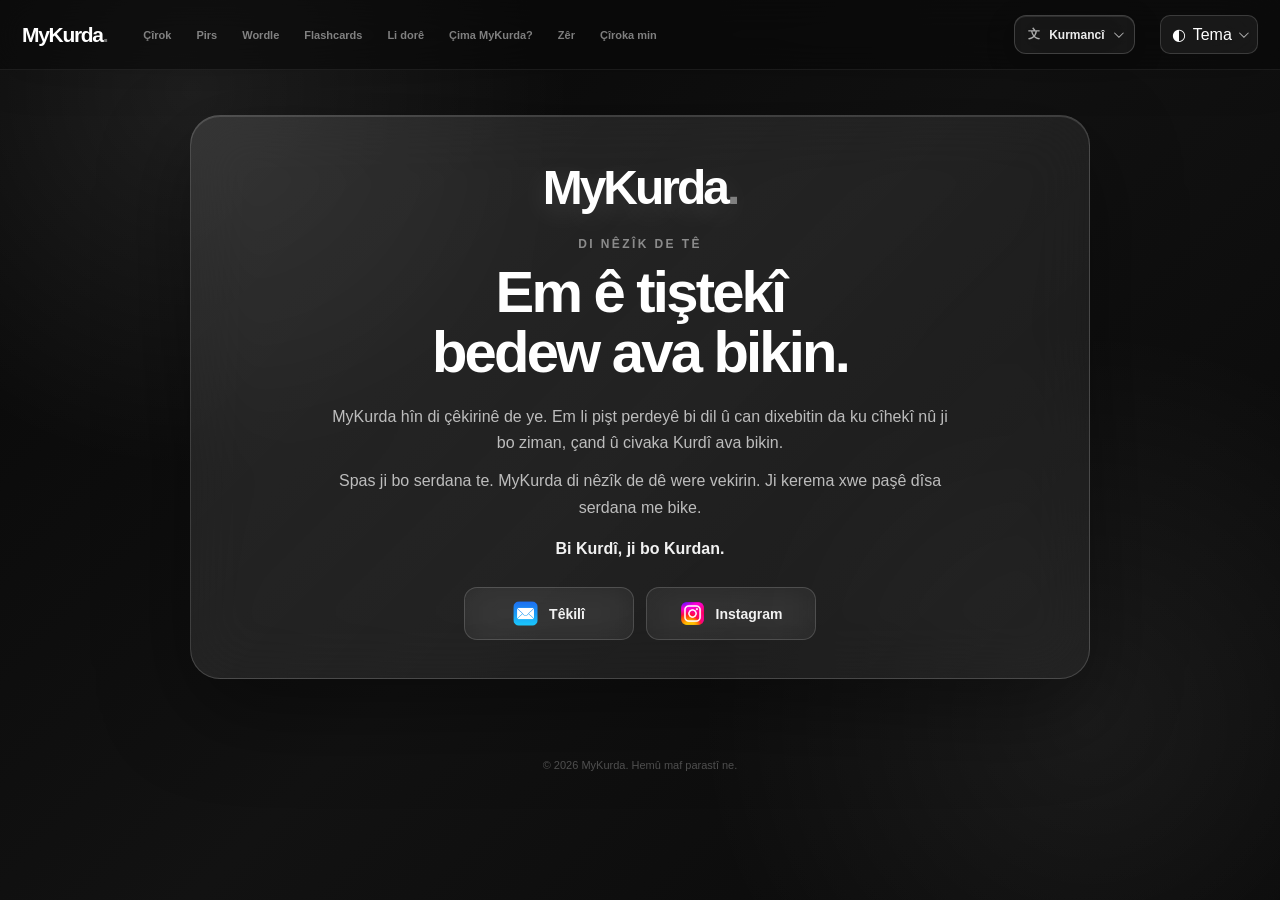
<file: index.html>
<!DOCTYPE html>
<html lang="ku" dir="ltr">
<head>
  <meta charset="UTF-8">
  <meta name="viewport" content="width=device-width, initial-scale=1.0">
  <meta name="description" content="MyKurda — Bi Kurdî, ji bo Kurdan.">
  <title>MyKurda</title>
  <link rel="icon" type="image/png" href="img/logo.png">
  <link rel="stylesheet" href="style.css">
</head>
<body data-page="home">
  <header class="site-header"></header>
  <main class="page">
    <section class="glass-card light-card hero-card">
      <div class="logo">MyKurda<span>.</span></div>
      <div class="eyebrow" data-i18n="eyebrow">Di nêzîk de tê</div>
      <h1 data-i18n-html="heroTitle">Em ê tiştekî<br>bedew ava bikin.</h1>
      <p class="description" data-i18n="description">MyKurda hîn di çêkirinê de ye. Em li pişt perdeyê bi dil û can dixebitin da ku cîhekî nû ji bo ziman, çand û civaka Kurdî ava bikin.</p>
      <p class="description second" data-i18n="description2">Spas ji bo serdana te. MyKurda di nêzîk de dê were vekirin. Ji kerema xwe paşê dîsa serdana me bike.</p>
      <div class="tagline" data-i18n="tagline">Bi Kurdî, ji bo Kurdan.</div>
      <div class="buttons">
        <a class="button" href="mailto:hello@mykurda.com"><img src="img/mail_logo.png" alt="" class="button-icon"><span data-i18n="contact">Têkilî</span></a>
        <a class="button" href="https://www.instagram.com/kehskoh/" target="_blank" rel="noopener noreferrer"><img src="img/instagram_logo.png" alt="" class="button-icon"><span>Instagram</span></a>
      </div>
    </section>
  </main>
  <footer data-i18n="footer">© 2026 MyKurda. Hemû maf parastî ne.</footer>
  <script src="script.js"></script>
</body>
</html>
</file>
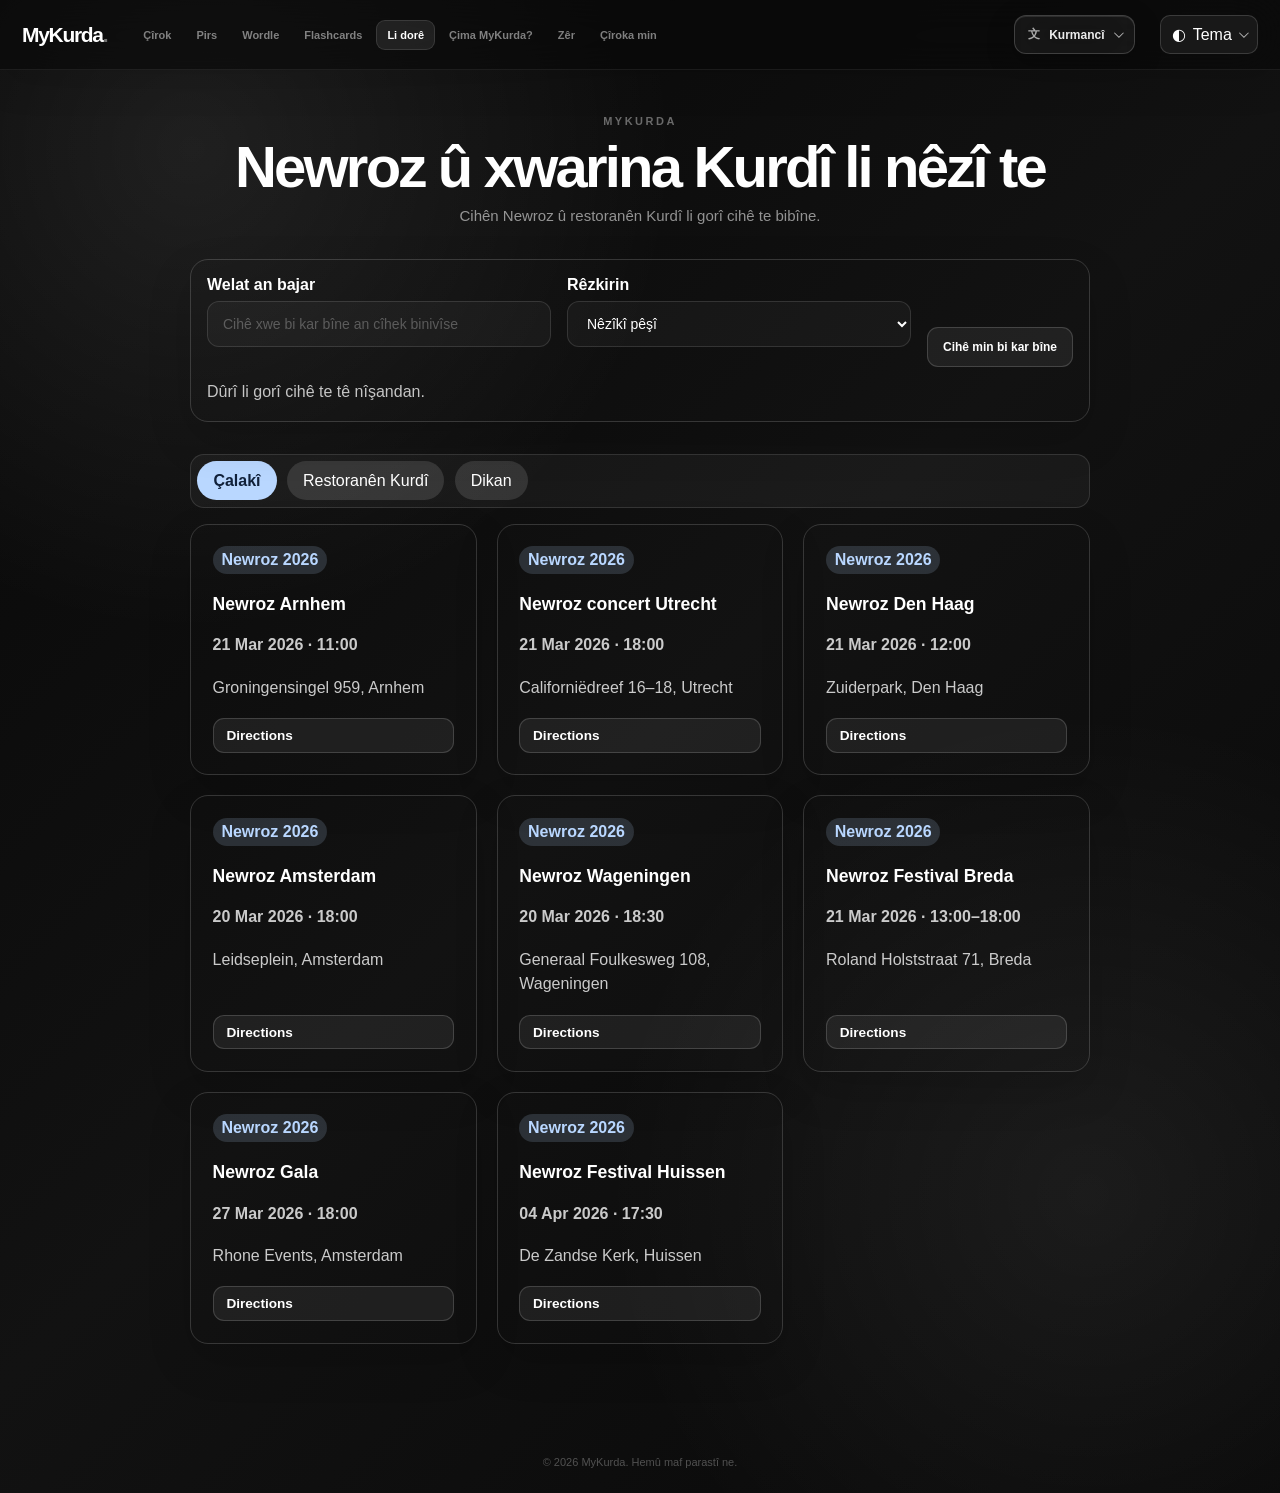
<file: explore.html>
<!doctype html><html lang="ku"><head><meta charset="utf-8"><meta name="viewport" content="width=device-width,initial-scale=1"><title>Explore — MyKurda</title><link rel="stylesheet" href="style.css"></head><body data-page="explore"><header class="site-header"></header><main class="page"><section class="section-heading"><span class="section-eyebrow">MYKURDA</span><h1 data-i18n="exploreTitle"></h1><p data-i18n="exploreLead"></p></section><section class="explore-controls light-card"><div><label for="countryFilter" data-i18n="placeLabel"></label><input id="countryFilter" class="glass-input" data-i18n-placeholder="placePlaceholder"></div><div><label for="sortFilter" data-i18n="sortLabel"></label><select id="sortFilter" class="glass-input"><option value="distance" data-i18n="closest"></option><option value="popular" data-i18n="popular"></option><option value="newest" data-i18n="newest"></option></select></div><button class="game-action" id="useLocation" type="button" data-i18n="useLocation"></button><p id="locationStatus" class="location-note" data-i18n="locationNote" aria-live="polite"></p></section><section class="discovery-section"><div class="explore-tabs" role="tablist"><button class="active" data-explore-type="events" type="button" data-i18n="events"></button><button data-explore-type="restaurants" type="button" data-i18n="restaurants"></button><button data-explore-type="shops" type="button" data-i18n="shops"></button></div><div id="exploreResults" class="places-list" aria-live="polite"></div></section></main><footer data-i18n="footer"></footer><script src="script.js"></script></body></html>
</file>
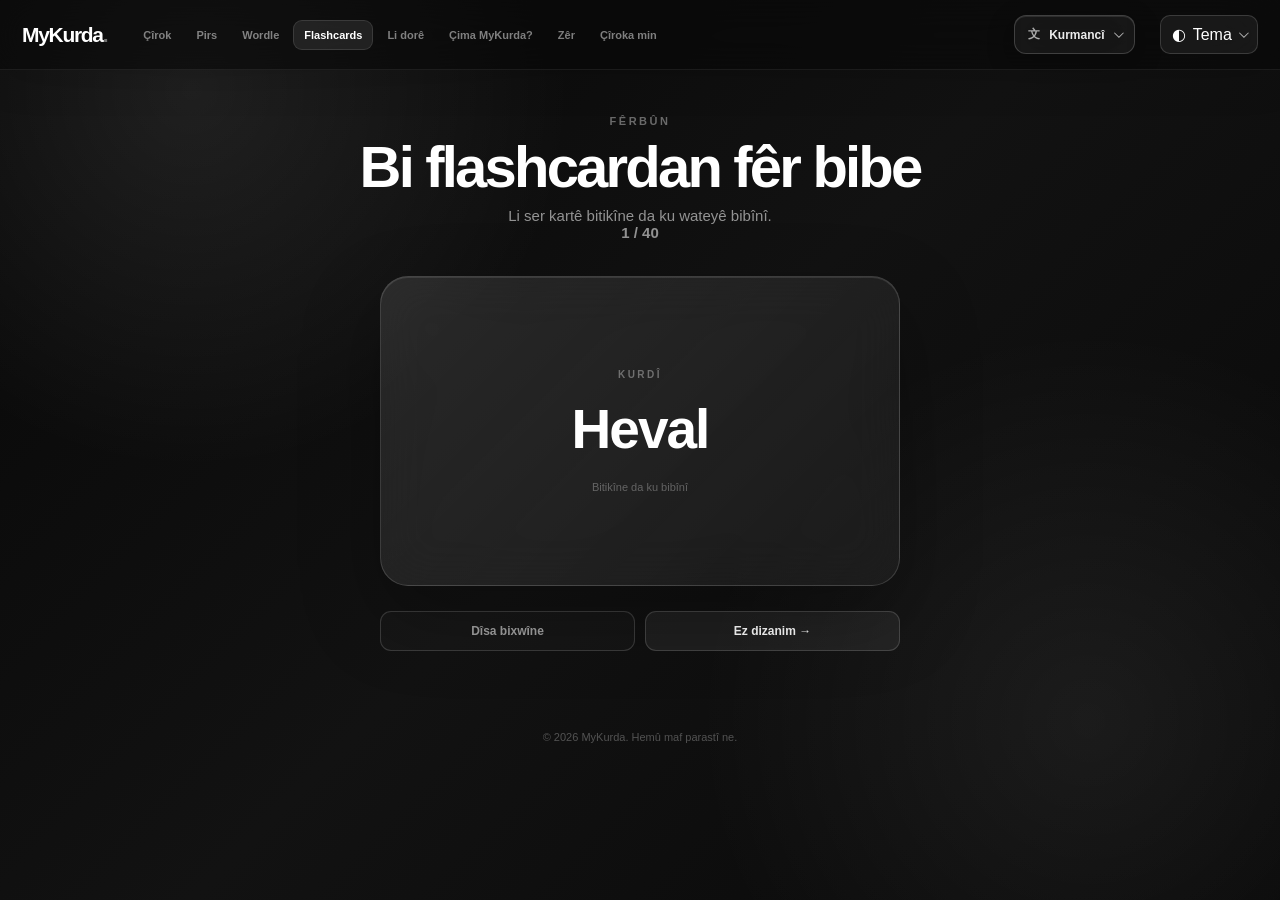
<file: flashcards.html>
<!doctype html>
<html lang="ku"><head><meta charset="utf-8"><meta name="viewport" content="width=device-width,initial-scale=1"><title>Flashcards — MyKurda</title><link rel="stylesheet" href="style.css"></head>
<body data-page="flashcards"><header class="site-header"></header><main class="page"><section class="game-page"><div class="section-heading"><span class="section-eyebrow">FÊRBÛN</span><h1 data-i18n="flashTitle"></h1><p data-i18n="flashLead"></p><p class="learning-progress" id="flashcardProgress" aria-live="polite"></p></div><div class="flashcard-container" id="flashcard" role="button" tabindex="0"><div class="flashcard-front"><span class="flashcard-label">KURDÎ</span><strong id="flashcardWord"></strong><span class="flashcard-hint" data-i18n="flip"></span></div><div class="flashcard-back"><span class="flashcard-label">MEANING</span><strong id="flashcardMeaning"></strong></div></div><div class="flashcard-controls"><button class="game-action secondary" id="forgotCard" type="button" data-i18n="again"></button><button class="game-action" id="knownCard" type="button" data-i18n="knew"></button></div></section></main><footer data-i18n="footer"></footer><script src="script.js"></script></body></html>
</file>
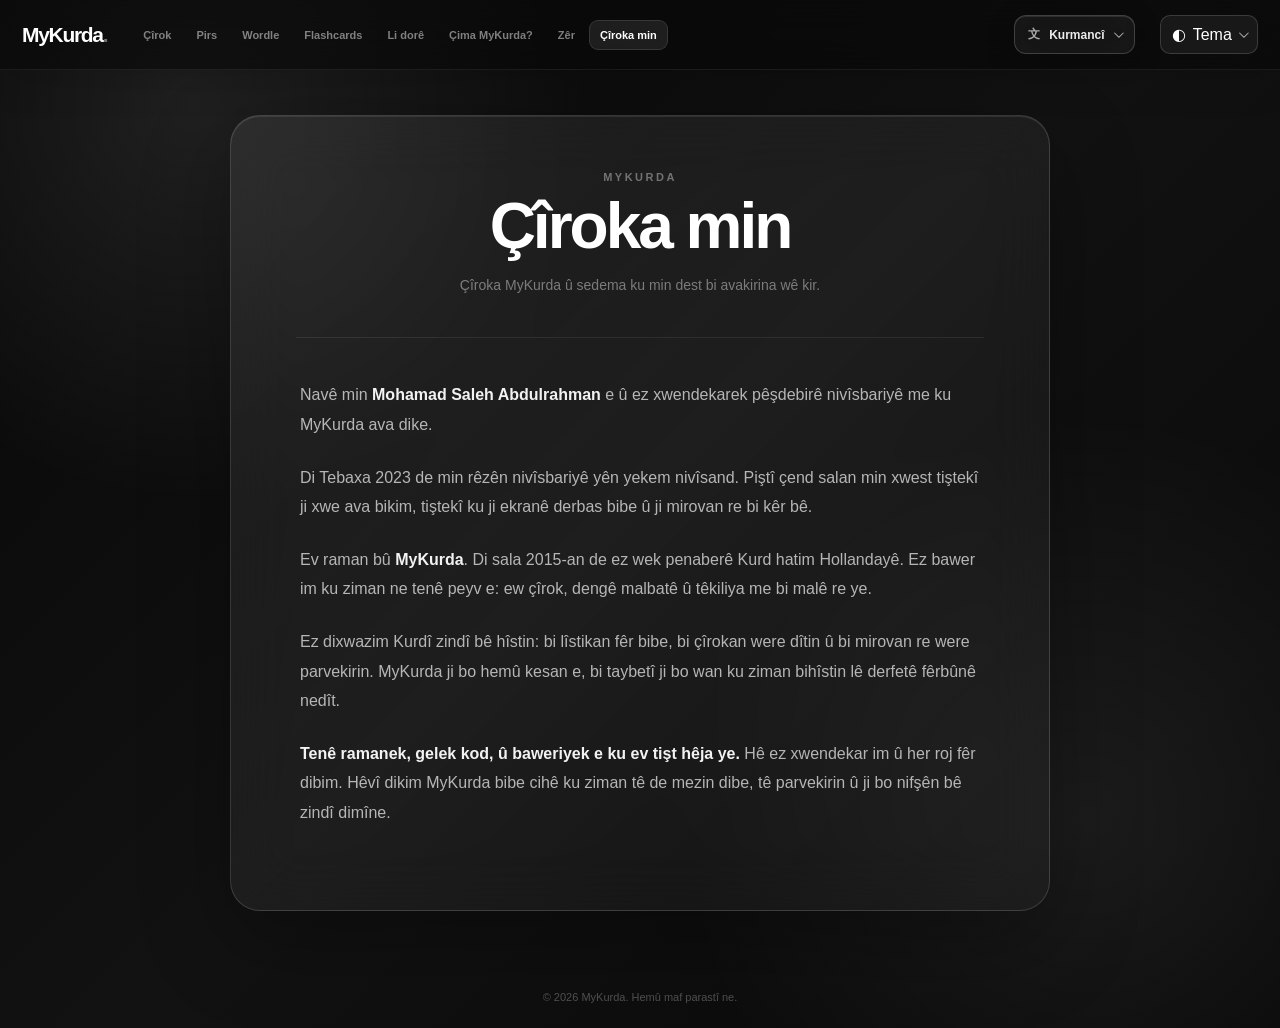
<file: founder-story.html>
<!DOCTYPE html>
<html lang="ku" dir="ltr">
<head>
  <meta charset="UTF-8">
  <meta name="viewport" content="width=device-width, initial-scale=1.0">
  <meta name="description" content="The story behind MyKurda and why it was created.">
  <title>My Story — MyKurda</title>
  <link rel="icon" type="image/png" href="img/logo.png">
  <link rel="stylesheet" href="style.css">
</head>
<body data-page="founder">
  <header class="site-header"></header>
  <main class="page founder-page">
    <section class="founder-story-section"><div class="founder-story-card light-card">
      <div class="founder-intro"><span class="section-eyebrow">MYKURDA</span><h1>My Story</h1><p class="founder-intro-text">The story behind MyKurda, and why I decided to build it.</p></div>
      <article class="founder-story-content">
        <p>My name is <strong>Mohamad Saleh Abdulrahman</strong>, and I’m a student software developer building MyKurda.</p>
        <p>I wrote my first lines of code in <strong>August 2023</strong>. At the time, I was simply learning how to make things work. A few years later, I found myself wanting to build something of my own — something that could be useful to people beyond just the screen in front of me.</p>
        <p class="founder-emphasis">That idea became <strong>MyKurda.</strong></p>
        <p>I came to the Netherlands in 2015 as a Kurdish refugee, leaving behind a difficult chapter of my life. Growing up between different places made me appreciate something I had always carried with me: <strong>language is more than words.</strong></p>
        <div class="founder-lines"><p>It is the stories we inherit.</p><p>The way our parents speak to us.</p><p>The jokes that only make sense in your own language.</p><p>The words that somehow feel different when you hear them from home.</p></div>
        <p>I wanted to build something that could help keep that connection alive.</p><p class="founder-emphasis"><strong>MyKurda is my answer to that idea.</strong></p>
        <p>I don't want Kurdish to feel like something people only study from a textbook. I want it to feel alive — something you can learn through games, discover through stories, share with other people, and actually enjoy using.</p>
        <p>And I want to build it for everyone: for people who already speak Kurdish, for people trying to learn it, and especially for those who grew up hearing it but never had the chance to truly learn it.</p>
        <p>I'm building MyKurda while I'm still a student. I'm learning, making mistakes, rebuilding things, and figuring out a little more every day.</p>
        <p>There is no big company behind this yet.</p><p class="founder-short-line">It's just an idea, a lot of code, and someone who believes it is worth building.</p>
        <div class="founder-divider"></div><p><strong>The app isn't here yet.</strong></p><p>But I'm working on it.</p>
        <p>And if everything goes the way I hope, MyKurda will become more than an app for learning Kurdish.</p>
        <p class="founder-final">It will become a place where the language can <strong>grow, be shared, and stay alive for the next generation.</strong></p>
        <div class="founder-ending"><strong>MyKurda is coming soon.</strong><span>This is only the beginning.</span></div>
      </article>
    </div></section>
  </main>
  <footer data-i18n="footer">© 2026 MyKurda. Hemû maf parastî ne.</footer>
  <script src="script.js"></script>
</body>
</html>
</file>
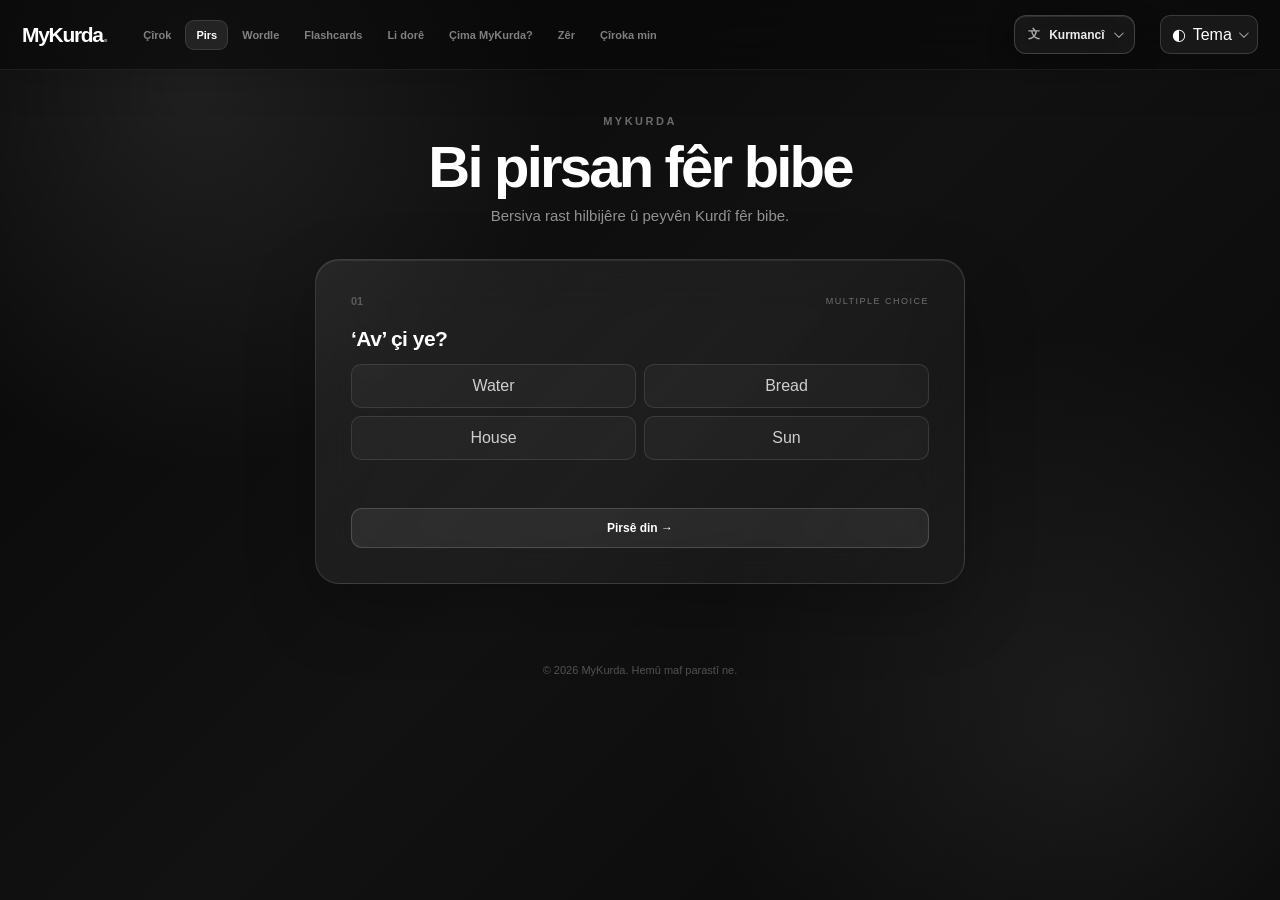
<file: quiz.html>
<!doctype html><html lang="ku"><head><meta charset="utf-8"><meta name="viewport" content="width=device-width,initial-scale=1"><title>Quiz — MyKurda</title><link rel="stylesheet" href="style.css"></head><body data-page="quiz"><header class="site-header"></header><main class="page"><section class="game-page"><div class="section-heading"><span class="section-eyebrow">MYKURDA</span><h1 data-i18n="quizTitle"></h1><p data-i18n="quizLead"></p></div><article class="game-card large-game-card light-card"><div class="game-header"><span class="game-number">01</span><span class="game-type">MULTIPLE CHOICE</span></div><h2 id="quizQuestion"></h2><div class="quiz-options" id="quizOptions"></div><p class="game-feedback" id="quizFeedback" aria-live="polite"></p><button class="game-action" id="nextQuiz" type="button" data-i18n="next"></button></article></section></main><footer data-i18n="footer"></footer><script src="script.js"></script></body></html>
</file>
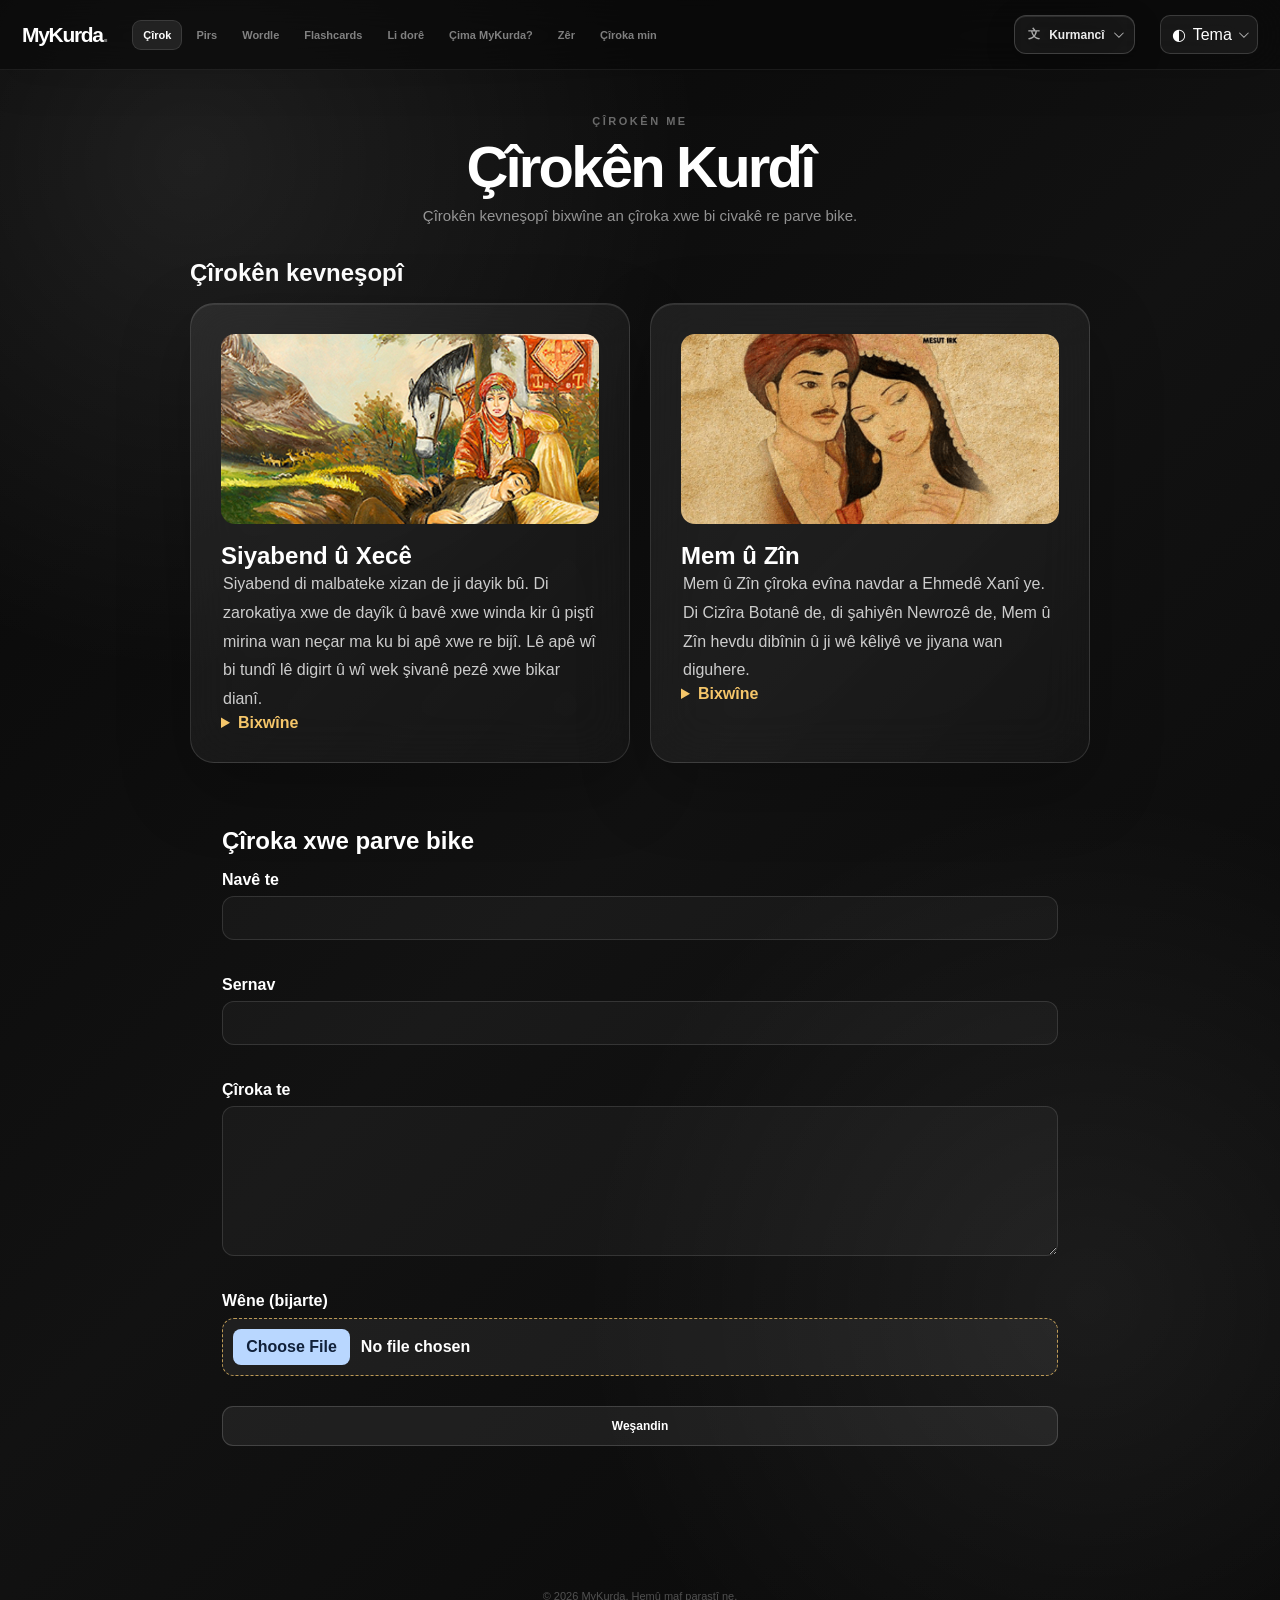
<file: stories.html>
<!doctype html>
<html lang="ku">

<head>
    <meta charset="utf-8">
    <meta
        name="viewport"
        content="width=device-width, initial-scale=1"
    >

    <title>Stories — MyKurda</title>

    <link rel="stylesheet" href="style.css">
</head>

<body data-page="stories">

<header class="site-header"></header>

<main class="page">

    <section class="section-heading">
        <span
            class="section-eyebrow"
            data-i18n="storyEyebrow"
        ></span>

        <h1 data-i18n="storiesTitle"></h1>

        <p data-i18n="storiesLead"></p>
    </section>


    <!-- =========================================
         TRADITIONAL STORIES
         ========================================= -->

    <section class="traditional-stories">

        <h2 data-i18n="builtIn"></h2>

        <div class="stories-list built-in-stories">


            <!-- =====================================
                 SIYABEND Û XECÊ
                 ===================================== -->

            <article class="story-card light-card">

                <img
                    class="story-cover"
                    src="img/siyabend-u-xece.png"
                    onerror="this.onerror=null;this.src='img/roj.png'"
                    alt="Siyabend û Xecê"
                >

                <h2 data-i18n="siyabend">
                    Siyabend û Xecê
                </h2>

                <p class="story-text">
                    Siyabend di malbateke xizan de ji dayik bû. Di
                    zarokatiya xwe de dayîk û bavê xwe winda kir û
                    piştî mirina wan neçar ma ku bi apê xwe re bijî.
                    Lê apê wî bi tundî lê digirt û wî wek şivanê
                    pezê xwe bikar dianî.
                </p>

                <details>

                    <summary data-i18n="read">
                        Read
                    </summary>

                    <div class="story-text">

                        <h3>Zarokatiya Siyabend</h3>

                        <p>
                            Siyabend di malbateke xizan de ji dayik bû.
                            Ew di zarokatiya xwe de dayîk û bavê xwe
                            winda kir û bi tenê ma.
                        </p>

                        <p>
                            Piştî mirina dayîk û bavê wî, apê wî neçar
                            bû ku Siyabend bibe mala xwe. Piştî demekê,
                            Siyabend wek şivanê gundê pez diçêrî.
                        </p>

                        <p>
                            Jiyana wî li mala apê wî dijwar bû.
                            Hem apê wî û hem jî endamên din ên malbatê
                            bi wî re bi tundî tevdigeriyan.
                        </p>

                        <p>
                            Rojekê, dema Siyabend pez li çiyê
                            diçêrîn, ji ber kevirên ku ji çiyê
                            dikevin xwarê, kevirêk li lingê mêşinekê
                            ket û lingê mêşinê şikest.
                        </p>

                        <p>
                            Siyabend ditirsî ku apê wî ji ber vê yekê
                            lê bide. Ji xwediyê mêşinê re got:
                            "Ger tu ji apê min re nebêjî ku lingê
                            mêşinê şikestî ye, ez ê li hemberî vê
                            yekê lingê xwe bişkînim."
                        </p>

                        <p>
                            Lê xwediyê mêşinê peymanê neparast û
                            bi lez çû cem apê Siyabend û jê re got
                            ku lingê mêşinê şikestî ye.
                        </p>

                        <p>
                            Dema apê Siyabend vê yekê bihîst,
                            bê ku bipirse ka çi qewimî ye, li
                            Siyabend da û heqaret li wî kir.
                        </p>

                        <p>
                            Siyabend êdî nikarî vê jiyanê berdewam
                            bike. Ew pezê xwe hişt, ji gund derket
                            û biryar da ku careke din venegere mala
                            apê xwe.
                        </p>


                        <h3>Jiyana li çiyayan</h3>

                        <p>
                            Şeva ewil, Siyabend difikirî ku li
                            derveyî gund, di bin darekê de, şevê
                            derbas bike.
                        </p>

                        <p>
                            Dema apê wî dît ku Siyabend êvarê
                            venegeriyaye, li dû wî çû. Ew dixwest
                            wî bitirsîne da ku vegere malê.
                        </p>

                        <p>
                            Lê dema Siyabend apê xwe dît, direvî.
                            Ew êdî naxwest vegere.
                        </p>

                        <p>
                            Di demekê kurt de, Siyabend fêrî jiyana
                            li çiyayan bû. Ew bi xwarina ku ji
                            xwezayê peyda dikir, bi giya û heywanên
                            ku nêçîra wan dikir, jiyana xwe berdewam
                            kir.
                        </p>


                        <h3>Xewna Siyabend</h3>

                        <p>
                            Rojekê, dema ku li çiyayan digeriya,
                            li bin darekê razan û xewnek dît.
                        </p>

                        <p>
                            Di xewna xwe de, Siyabend dît ku bi
                            ciwanekî re pehlewaniyê dike. Ew
                            pehlewanê dixe erdê û bi ser dikeve.
                            Piştî vê pêşbirka, her du dibin
                            dostên pir baş.
                        </p>

                        <p>
                            Piştî demekê, xewna wî bi awayekî
                            balkêş rast tê.
                        </p>

                        <p>
                            Siyabend dema ku li çiya û gundan digeriya,
                            rastî gundekî hat ku li wir ciwan
                            pehlewaniyê dikirin.
                        </p>

                        <p>
                            Gundî ji Siyabend xwestin ku bi
                            pehlewanê herî bihêz re pehlewaniyê bike.
                            Hemû kes bawer dikirin ku Siyabend
                            dê winda bike.
                        </p>

                        <p>
                            Lê Siyabend dijberê xwe dixe erdê û
                            di pehlewaniyê de bi ser dikeve.
                        </p>

                        <p>
                            Piştî pêşbirka, pehlewanê têkçûyî ji
                            Siyabend re dibêje ku ew jî demek berê
                            xewnek dîtiye ku dişibe xewna Siyabend.
                        </p>

                        <p>
                            Her du xewnên xwe wek tiştekî bi xêr
                            şîrove dikin û dibin dostên nêzîk.
                        </p>

                        <p>
                            Siyabend û hevalê wî bi hev re li
                            çiyayan dijîn. Kesên ku ji zilm û
                            zordariya axa û begên herêmê direviyan,
                            li cem wan digihîştin.
                        </p>

                        <p>
                            Ew mirov pêşwazî dikirin, ji dewlemendan
                            mal û milk distandin û li feqîr û
                            belengazan belav dikirin.
                        </p>


                        <h3>Dîtina Xecê</h3>

                        <p>
                            Rojekê, Siyabend û hevalê wî li dora
                            <strong>Çiyayê Sîpanê Xelatê</strong>
                            digeriyan.
                        </p>

                        <p>
                            Li cihekî dûr, wan konekî dît ku ji bo
                            demekê li wir hatiye danîn.
                        </p>

                        <p>
                            Siyabend nêzî konê bû da ku bizane ka
                            kî li wir dijî.
                        </p>

                        <p>
                            Dema ku nêzîk bû, keçek bedew dît ku
                            bi heft birayên xwe re li konê dijî.
                            Navê keçê <strong>Xecê</strong> bû.
                        </p>

                        <p>
                            Dema Siyabend Xecê dît, dilê wî bi
                            lez dest bi lêdanê kir.
                        </p>

                        <p>
                            Siyabend ji Xecê pirsî:
                            "Tu kî yî? Ji ku têyî?"
                        </p>

                        <p>
                            Xecê çîroka xwe ji wî re vegot.
                            Axa gundê dixwest bi zorê wê ji xwe
                            re bixwaze, lê Xecê daxwaza wî red
                            kiribû.
                        </p>

                        <p>
                            Ji ber vê yekê axa wê û heft birayên
                            wê ji gund sirgûn kiribûn û ew neçar
                            mabûn ku li çiyayan bijîn.
                        </p>

                        <p>
                            Siyabend jî çîroka xwe ji Xecê re vegot:
                            apê wî lê dabû û ji ber vê yekê ew ji
                            gund reviyabû û xwe li çiyayan girtibû.
                        </p>

                        <p>
                            Xecê ji roja ewil ve ji Siyabend hez
                            kiribû. Ew evîn û hezkirina di çavên
                            Siyabend de dît.
                        </p>

                        <p>
                            Siyabend evîna xwe ji Xecê re eşkere kir
                            û ji birayên wê re jî got ku dixwaze
                            bi Xecê re bizewice.
                        </p>

                        <p>
                            Xecê û heft birayên wê vê têkiliyê
                            qebûl kirin.
                        </p>


                        <h3>Revandina Xecê</h3>

                        <p>
                            Siyabend ji bo amadekirina zewacê çû
                            gundekî da ku hin tiştên pêwîst bistîne.
                        </p>

                        <p>
                            Lê axayê ku Xecê ji gund sirgûn kiribû,
                            bihîst ku Siyabend û Xecê dê bi hev re
                            bizewicin.
                        </p>

                        <p>
                            Axa bi mirovên xwe ket ser konê wan.
                            Di êrîşê de hevalê Siyabend birîndar kir
                            û Xecê revand.
                        </p>

                        <p>
                            Dema Siyabend vegeriya û dît ka çi
                            qewimîye, pir xemgîn bû.
                        </p>

                        <p>
                            Hevalê wî ji ber birînên xwe mir.
                            Siyabend li wir rawesta nake û bi dizî
                            çû gundê ku Xecê lê hatibû birin.
                        </p>

                        <p>
                            Li gundê, ew bû mêvanê kal û pîrekê.
                            Dema dengê dahol û muzîkê bihîst,
                            ji wan pirsî:
                        </p>

                        <p>
                            "Ev dengên dahol û muzîkê ji bo çi ne?"
                        </p>

                        <p>
                            Kal û pîr jê re gotin:
                            "Axa dê bi keça bedew a bi navê Xecê
                            re bizewice."
                        </p>

                        <p>
                            Siyabend gustîla xwe ji tiliyê xwe derxist
                            û da pîrê.
                        </p>

                        <p>
                            Jê re got:
                            "Vê bibe mala ku Xecê lê hatiye girtin
                            û bide wê. Bila Xecê bizane ku ez li vir
                            im û ew piştrast be ku ez ê wê xilas bikim."
                        </p>


                        <h3>Rizgarkirina Xecê</h3>

                        <p>
                            Dema merasîma dawetê berdewam dikir,
                            Siyabend rêyek dît û bi tîrê li dilê
                            axa xist.
                        </p>

                        <p>
                            Ew Xecê ji cihê ku lê hatiye girtin
                            xilas kir û her du ber bi çiyayan ve
                            reviyan.
                        </p>

                        <p>
                            Ew dîsa li çiyayan bi hev re dest bi
                            jiyanê kirin.
                        </p>


                        <h3>Dawiya Siyabend û Xecê</h3>

                        <p>
                            Rojekê Siyabend di hembêza Xecê de
                            radizê.
                        </p>

                        <p>
                            Xecê keriyek ji xezalan dibîne û dest
                            bi girînê dike.
                        </p>

                        <p>
                            Dilopek ji hêsirên wê li ser çavên
                            girtî yên Siyabend dikeve û ew ji xewê
                            şiyar dibe.
                        </p>

                        <p>
                            Siyabend dipirse:
                            "Çima digirî?"
                        </p>

                        <p>
                            Xecê dibêje:
                            "Ne tiştek e. Çend kêliyek berê
                            keriyek ji xezalan ji vir derbas bû.
                            Gava min ew dîtin, ez giriyam."
                        </p>

                        <p>
                            Siyabend difikire ku belkî Xecê ji ber
                            birçîbûnê xemgîn e û jê dipirse:
                            "Xezal ber bi kîjan aliyî ve çûn?"
                        </p>

                        <p>
                            Ew li pey xezalan diçe.
                        </p>

                        <p>
                            Li ber zinaran rastî xezalekî mezin û
                            pîr tê û tîrê davêje.
                        </p>

                        <p>
                            Dema ku hewl dide xezalê bigire,
                            xezal bi qiloçên xwe li Siyabend dide.
                            Siyabend hevsengiya xwe winda dike û
                            ji zinarê dikeve xwarê.
                        </p>

                        <p>
                            Dema ku dikeve, şaxek darekê li singa
                            wî dikeve û wî li wir daliqandî dihêle.
                        </p>

                        <p>
                            Xecê dema dibîne ku Siyabend venegeriyaye,
                            li pey wî diçe.
                        </p>

                        <p>
                            Ew dengê nalîna wî ji nav zinaran dibihîze
                            û nêzîk dibe.
                        </p>

                        <p>
                            Dema Xecê dibîne ku Siyabend li ser şaxê
                            darê daliqandî ye, dest bi girînê dike
                            û hewl dide wî xilas bike.
                        </p>

                        <p>
                            Siyabend jê re dibêje ku wî li wir bihêle
                            û jiyana xwe bidomîne.
                        </p>

                        <p>
                            Lê Xecê qebûl nake.
                        </p>

                        <p>
                            Ew naxwaze Siyabend bi tenê bimîne.
                            Di dawiyê de, xwe dide ber vala û dikeve
                            cihê ku Siyabend ketibû.
                        </p>

                        <p>
                            Her du li heman cihî, li nav
                            <strong>Çiyayê Sîpanê Xelatê</strong>,
                            jiyana xwe ji dest didin.
                        </p>

                        <p>
                            Çîroka Siyabend û Xecê ji wê rojê ve
                            di nav zargotina Kurdî de ji nifşekê
                            bo nifşekî din hatiye veguhestin.
                        </p>

                    </div>

                </details>

            </article>


            <!-- =====================================
                 MEM Û ZÎN
                 ===================================== -->

            <article class="story-card light-card">

                <img
                    class="story-cover"
                    src="img/mem-u-zin.png"
                    onerror="this.onerror=null;this.src='img/roj.png'"
                    alt="Mem û Zîn"
                >

                <h2 data-i18n="memzin">
                    Mem û Zîn
                </h2>

                <p class="story-text">
                    Mem û Zîn çîroka evîna navdar a Ehmedê Xanî ye.
                    Di Cizîra Botanê de, di şahiyên Newrozê de,
                    Mem û Zîn hevdu dibînin û ji wê kêliyê ve
                    jiyana wan diguhere.
                </p>

                <details>

                    <summary data-i18n="read">
                        Read
                    </summary>

                    <div class="story-text">

                        <h3>Newroz li Cizîra Botan</h3>

                        <p>
                            Li Cizîra Botan, rojên Newrozê bi şahî
                            û civîna mezin tên pîrozkirin.
                        </p>

                        <p>
                            Ciwan û keç ji her derê tên. Stran û
                            muzîk têne gotin, gel kom dibin û
                            şahiyek mezin çêdibe.
                        </p>

                        <p>
                            Di nav wan de du hevalên nêzîk hene:
                            <strong>Mem</strong> û
                            <strong>Tacdîn</strong>.
                        </p>

                        <p>
                            Mem ciwanekî ji eşîra Alan e.
                            Ew bi aqil, mêrxasî, dilpakî û
                            bedewiya xwe tê nasîn.
                        </p>

                        <p>
                            Li aliyê din, du xwişkên Mirê Botan,
                            <strong>Zîn</strong> û
                            <strong>Sitî</strong>, jî li şahiyê ne.
                        </p>

                        <p>
                            Her du cilên mêran li xwe dikin da ku
                            di nav gel de bi awayekî azad bigerin.
                        </p>


                        <h3>Dîtina Mem û Zîn</h3>

                        <p>
                            Di nav şahiyê de, çavên Mem û Zîn li
                            hev dikevin.
                        </p>

                        <p>
                            Di wê kêliyê de, her du ji bedewiya
                            hev matmayî dimînin.
                        </p>

                        <p>
                            Ji wê rojê ve, dilê Mem bi Zîn ve
                            girêdayî dibe.
                        </p>

                        <p>
                            Zîn jî ji Mem hez dike.
                        </p>

                        <p>
                            Tacdîn jî Sitî dibîne û dilê wî bi
                            heman awayî diguhere.
                        </p>

                        <p>
                            Evîn di nav çar ciwanan de dest pê dike.
                            Lê evînên wan hîn veşartî ne.
                        </p>


                        <h3>Evîna Mem û Zîn</h3>

                        <p>
                            Piştî Newrozê, Mem û Tacdîn behsa keçên
                            ku dîtine dikin.
                        </p>

                        <p>
                            Zîn û Sitî jî nikarin Mem û Tacdîn ji
                            bîr bikin.
                        </p>

                        <p>
                            Di dawiyê de, evînên wan têne fêmkirin
                            û daxwaza zewacê tê kirin.
                        </p>

                        <p>
                            Mirê Botan daxwaza Tacdîn qebûl dike
                            û <strong>Sitî</strong> dide wî.
                        </p>

                        <p>
                            Daweta Tacdîn û Sitî bi şahî û
                            merasîmên mezin tê lidarxistin.
                        </p>

                        <p>
                            Lê ji bo Mem û Zîn hîn asteng hene.
                        </p>


                        <h3>Beko</h3>

                        <p>
                            Di nav mirovên Mirê Botan de zilamekî
                            bi navê <strong>Beko</strong> heye.
                        </p>

                        <p>
                            Beko ji eşîra Bakran e û li cem Mirê
                            Botan wek xizmetkar û dergehvan dixebite.
                        </p>

                        <p>
                            Tacdîn ji Beko hez nake û ji Mir re
                            behsa wî dike.
                        </p>

                        <p>
                            Beko ji evîna Mem û Zîn agahdar dibe.
                            Ew dibîne ku ev du ciwan hevdu dixwazin.
                        </p>

                        <p>
                            Beko ji vê yekê aciz dibe û dest bi
                            fitneyê dike.
                        </p>

                        <p>
                            Ew diçe cem Mir û gotinên ku Mem û Zîn
                            dixwazin bêyî destûra wî bizewicin
                            dibêje.
                        </p>

                        <p>
                            Mir hêrs dibe û qaseman dixe ku
                            <strong>Zîn dê tu carî bûka Mem nebe.</strong>
                        </p>


                        <h3>Mem û Zîn li baxçeyê</h3>

                        <p>
                            Rojekê Mir ji bajêr derdikeve da ku
                            biçin nêçîrê.
                        </p>

                        <p>
                            Mem ji vê yekê sûd werdigire û bi
                            dizî dikeve baxçeyê ku Zîn lê ye.
                        </p>

                        <p>
                            Dema Zîn Mem dibîne, ew ji heyecanê
                            dikeve erdê.
                        </p>

                        <p>
                            Mem jî li cem wê dimîne.
                        </p>

                        <p>
                            Lê dema Mir ji nêçîrê vedigere,
                            ew Mem li baxçeyê dibîne.
                        </p>

                        <p>
                            Tacdîn jî li wir e û hewl dide ku Mir
                            tiştê rast nebinîne.
                        </p>

                        <p>
                            Piştî vê bûyerê, Tacdîn fêm dike ku
                            rewş pir dijwar e.
                        </p>

                        <p>
                            Ji bo ku Mem û Zîn ji xeterê xilas bike,
                            Tacdîn mala xwe bişewitîne.
                        </p>

                        <p>
                            Dema ku agir li malê dikeve, hemû kes
                            ber bi wir ve diçin û bi vî awayî
                            Tacdîn dikare hevalê xwe xilas bike.
                        </p>


                        <h3>Lîstika şetrencê</h3>

                        <p>
                            Beko ji planên xwe dev bernade.
                        </p>

                        <p>
                            Mem tê vexwendin ku bi Mir re
                            <strong>şetrencê</strong> bilîze.
                        </p>

                        <p>
                            Mem di destpêkê de gelek baş dileyze
                            û sê caran li hemberî Mir bi ser dikeve.
                        </p>

                        <p>
                            Lê di dema lîstikê de, bala Mem ber bi
                            Zîn ve tê kişandin.
                        </p>

                        <p>
                            Mem dikeve nav xeyalên evînê û
                            bala xwe ji lîstikê dûr dixe.
                        </p>

                        <p>
                            Di dawiyê de, Mem lîstikê winda dike.
                        </p>

                        <p>
                            Mir fêm dike ku sedema vê bêserûberiya
                            Mem evîna wî ji Zîn re ye.
                        </p>

                        <p>
                            Mem neçar dibe ku evîna xwe eşkere bike.
                        </p>

                        <p>
                            Mir bi hêrs dibe û Mem dixe zindanê.
                        </p>


                        <h3>Mem di zindanê de</h3>

                        <p>
                            Mem di zindana tarî de tê girtin.
                        </p>

                        <p>
                            Roj û şev derbas dibin.
                            Mem tenê li ser Zîn difikire.
                        </p>

                        <p>
                            Zîn jî ji dûriya Mem diêşe.
                        </p>

                        <p>
                            Mem hêdî hêdî hêza xwe winda dike.
                            Evîn û hasreta Zînê wî ji hundir ve
                            tune dikin.
                        </p>

                        <p>
                            Rojên zindanê dibin meh û mehên wî
                            dibin demek dirêj.
                        </p>

                        <p>
                            Di dawiyê de, Mem nikare êşa xwe
                            hilgire û <strong>di zindanê de dimire.</strong>
                        </p>


                        <h3>Mirina Mem</h3>

                        <p>
                            Dema Zîn dibihîze ku Mem mir,
                            dilê wê dişkê.
                        </p>

                        <p>
                            Ew nikare bawer bike ku evîndarê wê
                            êdî tune ye.
                        </p>

                        <p>
                            Zîn ber bi gora Mem ve diçe.
                            Ew li ser gora wî digirî û navê wî dibêje.
                        </p>

                        <p>
                            Ew ji jiyana bê Mem re tu hêvî nabîne.
                        </p>

                        <p>
                            Di dawiyê de, êşa dilê wê ew qas mezin
                            dibe ku <strong>Zîn jî jiyana xwe ji
                            dest dide.</strong>
                        </p>

                        <p>
                            Mirê Botan ji mirina xwişka xwe re
                            gelek xemgîn dibe.
                        </p>

                        <p>
                            Zîn li nêzîkî Mem tê definkirin.
                            Her du evîndar di dawiyê de li
                            kêleka hev razan.
                        </p>


                        <h3>Beko û dawiyê</h3>

                        <p>
                            Piştî ku Beko tê kuştin, ew jî li
                            nêzîkî gora Mem û Zîn tê veşartin.
                        </p>

                        <p>
                            Di çîrokê de, ji gora Beko riwekî
                            diken û stirî derdikeve.
                        </p>

                        <p>
                            Rihên wê di navbera gora Mem û Zîn de
                            belav dibin.
                        </p>

                        <p>
                            Bi vî awayî, heta piştî mirinê jî
                            sembola Beko dikeve navbera her du
                            evîndaran.
                        </p>

                        <p>
                            Mem û Zîn di jiyanê de nikaribûn
                            bibin yek.
                        </p>

                        <p>
                            Di mirinê de ew li kêleka hev razan,
                            lê çîrok jî nîşan dide ku astengên
                            ku li ber evîna wan hatibûn danîn,
                            heta dawiyê li pey wan man.
                        </p>

                        <p>
                            Çîroka Mem û Zîn, ku ji aliyê
                            <strong>Ehmedê Xanî</strong> ve di
                            edebiyata Kurdî de bi awayekî mezin
                            hatiye nivîsandin, ji bo çanda Kurdî
                            yek ji berhemên herî girîng e.
                        </p>

                        <p>
                            Ew ne tenê çîroka du evîndaran e;
                            ew jî çîroka hêvî, evîn, asteng,
                            zordarî û mirovekî ye ku li dijî
                            şertên ku evîna wî asteng dikin
                            radiweste.
                        </p>

                    </div>

                </details>

            </article>

        </div>

    </section>


    <!-- =========================================
         USER STORIES
         ========================================= -->

    <section class="story-compose light-card">

        <h2 data-i18n="addStory"></h2>

        <form id="storyForm">

            <label>
                <span data-i18n="yourName"></span>

                <input
                    id="storyName"
                    class="glass-input"
                    maxlength="50"
                >
            </label>


            <label>
                <span data-i18n="title"></span>

                <input
                    id="storyTitle"
                    class="glass-input"
                    required
                    maxlength="100"
                >
            </label>


            <label>
                <span data-i18n="storyText"></span>

                <textarea
                    id="storyBody"
                    class="glass-input"
                    required
                    maxlength="2000"
                ></textarea>
            </label>


            <label>
                <span data-i18n="image"></span>

                <input
                    id="storyImage"
                    type="file"
                    accept="image/*"
                >
            </label>


            <button
                class="game-action"
                type="submit"
                data-i18n="publish"
            ></button>

        </form>

    </section>


    <section
        id="storyFeed"
        class="stories-list"
        aria-live="polite"
    ></section>

</main>


<footer data-i18n="footer"></footer>


<script src="script.js"></script>

</body>
</html>
</file>
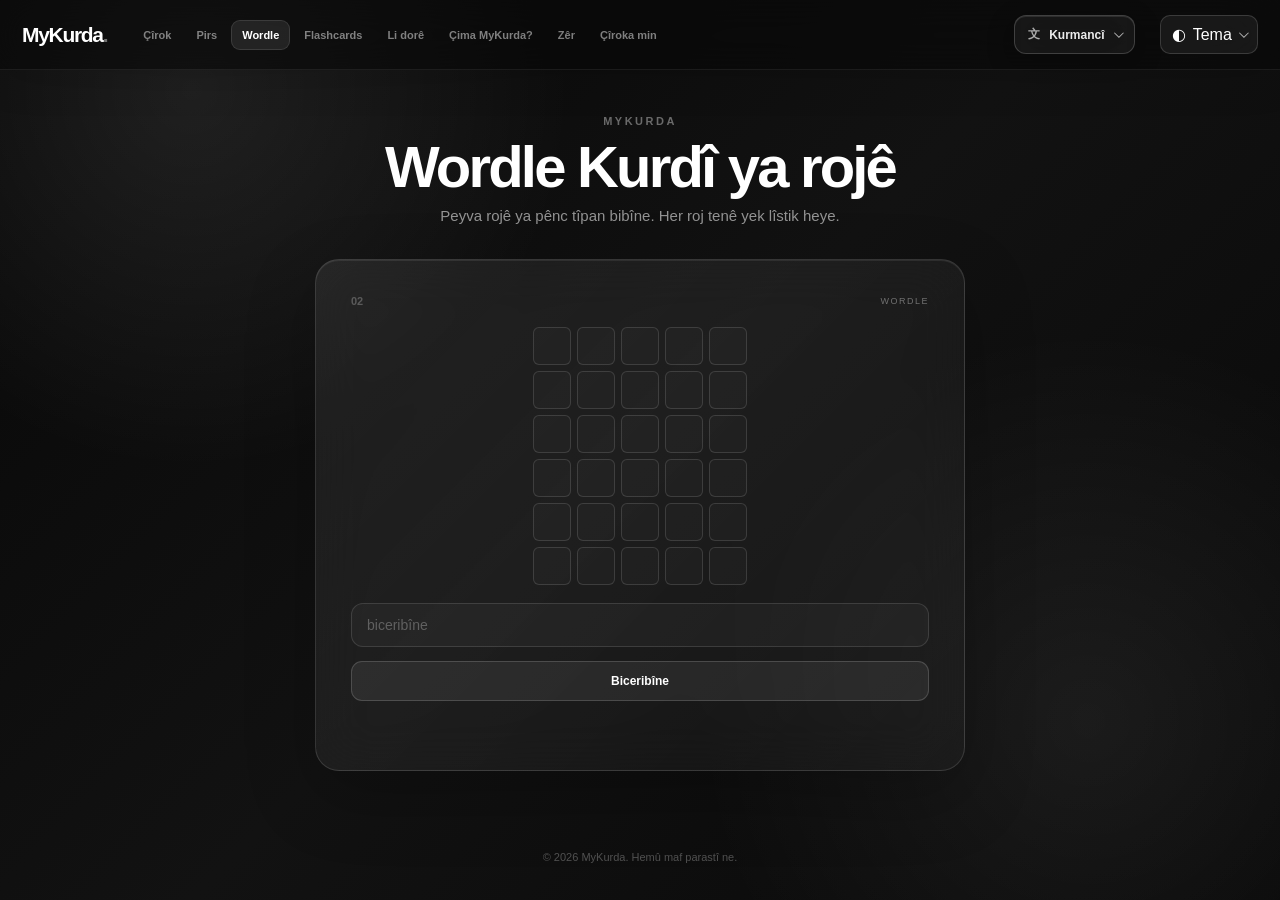
<file: wordle.html>
<!doctype html><html lang="ku"><head><meta charset="utf-8"><meta name="viewport" content="width=device-width,initial-scale=1"><title>Wordle — MyKurda</title><link rel="stylesheet" href="style.css"></head><body data-page="wordle"><header class="site-header"></header><main class="page"><section class="game-page"><div class="section-heading"><span class="section-eyebrow">MYKURDA</span><h1 data-i18n="wordleTitle"></h1><p data-i18n="wordleLead"></p></div><article class="game-card large-game-card light-card"><div class="game-header"><span class="game-number">02</span><span class="game-type">WORDLE</span></div><div class="wordle-grid" id="wordleGrid"> <div class="wordle-row"><span></span><span></span><span></span><span></span><span></span></div><div class="wordle-row"><span></span><span></span><span></span><span></span><span></span></div><div class="wordle-row"><span></span><span></span><span></span><span></span><span></span></div><div class="wordle-row"><span></span><span></span><span></span><span></span><span></span></div><div class="wordle-row"><span></span><span></span><span></span><span></span><span></span></div><div class="wordle-row"><span></span><span></span><span></span><span></span><span></span></div></div><input id="wordleInput" class="glass-input wordle-input" maxlength="5" autocomplete="off" data-i18n-placeholder="guess"><button id="wordleButton" class="game-action" type="button" data-i18n="guess"></button><p id="wordleFeedback" class="game-feedback" aria-live="polite"></p></article></section></main><footer data-i18n="footer"></footer><script src="script.js"></script></body></html>
</file>
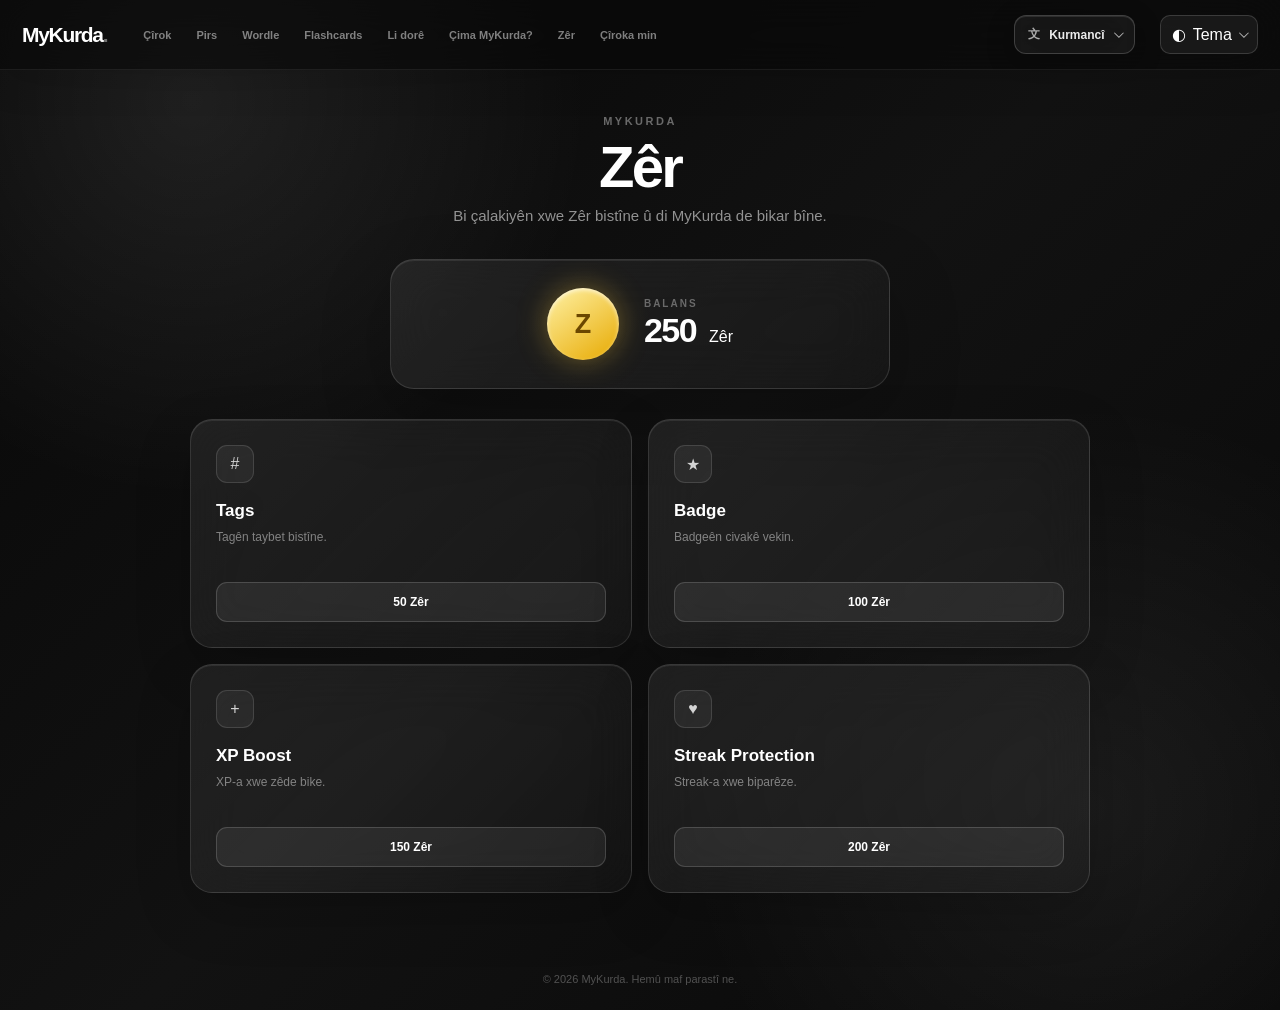
<file: zer.html>
<!DOCTYPE html>
<html lang="ku" dir="ltr">

<head>

    <meta charset="UTF-8">

    <meta
        name="viewport"
        content="width=device-width, initial-scale=1.0"
    >

    <title>Zêr — MyKurda</title>

    <link rel="icon" type="image/png" href="img/logo.png">

    <link rel="stylesheet" href="style.css">

</head>


<body>

<header class="site-header">

    <a href="index.html" class="nav-logo">
        MyKurda<span>.</span>
    </a>


    <nav class="main-navigation">

        <a href="stories.html">Çîrok</a>

        <a href="quiz.html">Pirs</a>

        <a href="wordle.html">Wordle</a>

        <a href="flashcards.html">Flashcards</a>

        <a href="why-mykurda.html">
            Çima MyKurda?
        </a>

        <a href="zer.html" class="active">
            Zêr
        </a>
        <a href="founder-story.html">
    My Story
</a>

    </nav>


    <div class="language-selector">

        <button
            class="language-button"
            id="languageButton"
            type="button"
        >
            <span class="language-symbol">文</span>
            <span id="currentLanguage">Kurmancî</span>
            <span class="arrow"></span>
        </button>


        <div class="language-menu">

            <button type="button" data-language="ku">Kurmancî</button>
            <button type="button" data-language="ckb">سۆرانی</button>
            <button type="button" data-language="en">English</button>
            <button type="button" data-language="nl">Nederlands</button>
            <button type="button" data-language="de">Deutsch</button>
            <button type="button" data-language="fr">Français</button>
            <button type="button" data-language="ar">العربية</button>
            <button type="button" data-language="tr">Türkçe</button>

        </div>

    </div>

</header>



<main class="page">

<section class="section-heading">

    <span class="section-eyebrow">
        MYKURDA
    </span>

    <h1>
        Zêr
    </h1>

    <p>
        Bi çalakiyên xwe Zêr bistîne
        û di MyKurda de bikar bîne.
    </p>

</section>



<section class="zer-balance light-card">

    <div class="zer-coin-large">
        Z
    </div>


    <div>

        <span class="zer-label">
            BALANS
        </span>

        <strong class="zer-amount">
            250
        </strong>

        <span>
            Zêr
        </span>

    </div>

</section>



<section class="zer-items">

    <article class="zer-item light-card">

        <span class="zer-item-icon">
            #
        </span>

        <h3>
            Tags
        </h3>

        <p>
            Tagên taybet bistîne.
        </p>

        <button class="game-action">
            50 Zêr
        </button>

    </article>


    <article class="zer-item light-card">

        <span class="zer-item-icon">
            ★
        </span>

        <h3>
            Badge
        </h3>

        <p>
            Badgeên civakê vekin.
        </p>

        <button class="game-action">
            100 Zêr
        </button>

    </article>


    <article class="zer-item light-card">

        <span class="zer-item-icon">
            +
        </span>

        <h3>
            XP Boost
        </h3>

        <p>
            XP-a xwe zêde bike.
        </p>

        <button class="game-action">
            150 Zêr
        </button>

    </article>


    <article class="zer-item light-card">

        <span class="zer-item-icon">
            ♥
        </span>

        <h3>
            Streak Protection
        </h3>

        <p>
            Streak-a xwe biparêze.
        </p>

        <button class="game-action">
            200 Zêr
        </button>

    </article>

</section>

</main>


<footer>
    © 2026 MyKurda. Hemû maf parastî ne.
</footer>


<script src="script.js"></script>

</body>
</html>
</file>
<file: style.css>
/* =========================================
   RESET
========================================= */

* {
    margin: 0;
    padding: 0;
    box-sizing: border-box;
}

:root { --accent:#b9d7ff; --accent-ink:#11213a; --surface:rgba(255,255,255,.10); --surface-strong:rgba(255,255,255,.16); --text:#f7faff; --muted:rgba(247,250,255,.72); }
html[data-theme="light"] { --surface:rgba(255,255,255,.72); --surface-strong:rgba(255,255,255,.92); --text:#142033; --muted:rgba(20,32,51,.7); background:#e9f2ff; }
html[data-theme="light"] body { background:linear-gradient(135deg,#eef6ff,#dceafa); color:var(--text); }
html[data-theme="light"] .site-header { background:rgba(238,246,255,.78); border-color:rgba(20,32,51,.1); }
html[data-theme="light"] .nav-logo,html[data-theme="light"] .main-navigation a { color:var(--text); }
html[data-theme="light"] .light-card,html[data-theme="light"] .glass-card { background:var(--surface); border-color:rgba(20,32,51,.1); color:var(--text); }
.theme-selector { position:relative; flex-shrink:0; }
.theme-button { display:flex; align-items:center; gap:.45rem; border:1px solid rgba(255,255,255,.15); border-radius:10px; padding:9px 11px; background:rgba(255,255,255,.06); color:inherit; cursor:pointer; font:inherit; }
.theme-menu { display:none; position:absolute; right:0; top:calc(100% + 8px); min-width:130px; padding:.4rem; border:1px solid rgba(255,255,255,.15); border-radius:12px; background:#172336; box-shadow:0 14px 30px rgba(0,0,0,.25); }
.theme-selector.open .theme-menu { display:grid; }
.theme-menu button { border:0; border-radius:8px; padding:.6rem; background:transparent; color:#fff; text-align:left; cursor:pointer; }
.theme-menu button:hover { background:rgba(255,255,255,.12); }
html[data-theme="light"] .theme-menu { background:#fff; } html[data-theme="light"] .theme-menu button { color:#142033; }

/* Community stories and local discovery */
.traditional-stories,
.discovery-section,
.story-compose {
    width: min(100%, 980px);
    margin: 2rem auto;
}

.traditional-stories > h2,
.discovery-section > h2,
.story-compose > h2 {
    margin: 0 0 1rem;
}

.built-in-stories,
.places-list {
    display: grid;
    grid-template-columns: repeat(auto-fit, minmax(260px, 1fr));
    gap: 1.25rem;
}

.story-cover {
    display: block;
    width: 100%;
    height: 190px;
    margin: 0 0 1.1rem;
    object-fit: cover;
    border-radius: 14px;
    background: rgba(255,255,255,.12);
}

.story-card details summary {
    cursor: pointer;
    color: #f5c66a;
    font-weight: 700;
}

.story-compose {
    padding: clamp(1.25rem, 3vw, 2rem);
    border-radius: 20px;
}

#storyForm {
    display: grid;
    gap: 1rem;
}

#storyForm label {
    display: grid;
    gap: .45rem;
    font-weight: 600;
}

#storyForm textarea {
    min-height: 150px;
    resize: vertical;
    padding: .9rem;
}

.story-by {
    margin: 0 0 .4rem;
    opacity: .7;
}

.place-card {
    display: grid;
    grid-template-columns: 120px 1fr;
    gap: 1rem;
    padding: 1rem;
    border-radius: 18px;
}

.place-card img {
    width: 120px;
    height: 120px;
    object-fit: cover;
    border-radius: 12px;
    background: rgba(255,255,255,.12);
}

.place-card h3,
.place-card p { margin: 0 0 .55rem; }
.place-card .game-action { display: inline-block; text-decoration: none; padding: .55rem .8rem; font-size: .85rem; }
.location-note { min-height: 1.4em; opacity: .75; }
.learning-progress { font-weight: 700; color: #f5c66a; }
.wordle-answer { display: block; margin-top: .65rem; font-size: 2rem; letter-spacing: .18em; color: #f5c66a; }
#storyImage { width:100%; border:1px dashed rgba(245,198,106,.75); border-radius:12px; padding:.65rem; background:rgba(255,255,255,.06); color:inherit; cursor:pointer; }
#storyImage::file-selector-button { border:0; border-radius:8px; padding:.55rem .8rem; margin-right:.7rem; background:#f5c66a; color:#24170a; font-weight:800; cursor:pointer; }
#storyImage:hover { background:rgba(245,198,106,.12); }
.explore-controls { width:min(100%,980px); margin:1.5rem auto; padding:1rem; display:grid; grid-template-columns:1fr 1fr auto; gap:1rem; align-items:end; border-radius:18px; }
.explore-controls label { display:block; margin-bottom:.4rem; font-weight:700; }
.explore-controls .location-note { grid-column:1/-1; margin:0; }
.explore-tabs { display:flex; flex-wrap:wrap; gap:.65rem; margin-bottom:1rem; }
.explore-tabs button { border:0; border-radius:999px; padding:.65rem 1rem; cursor:pointer; color:inherit; background:rgba(255,255,255,.12); }
.explore-tabs button.active { background:#f5c66a; color:#24170a; font-weight:800; }
.live-result-card { grid-template-columns:1fr; min-height:180px; }
.live-result-card p { line-height:1.55; }
.event-date { display:inline-block; margin-bottom:.7rem; padding:.3rem .55rem; border-radius:999px; background:rgba(245,198,106,.18); color:#f5c66a; font-weight:800; }

/* Cool blue/white accent replaces the former orange treatment. */
.learning-progress,.wordle-answer,.event-date { color:var(--accent); }
.event-date { background:rgba(185,215,255,.16); }
#storyImage::file-selector-button,.explore-tabs button.active { background:var(--accent); color:var(--accent-ink); }
.game-action,.button { background:linear-gradient(135deg,#b9d7ff,#dcecff); color:#11213a; border-color:rgba(185,215,255,.75); }
.game-action:hover,.button:hover { background:#fff; color:#11213a; }

/* Explore: consistent glass directory cards on desktop and mobile */
.discovery-section { max-width: 1120px; padding-inline: 0; }
.places-list { grid-template-columns: repeat(auto-fit, minmax(280px, 1fr)); align-items: stretch; }
.place-card.live-result-card { display:flex; min-width:0; padding:1.35rem; border:1px solid rgba(255,255,255,.16); box-shadow:0 18px 44px rgba(0,0,0,.16); }
.place-card.live-result-card > div { width:100%; display:flex; flex-direction:column; align-items:flex-start; gap:.55rem; }
.place-card.live-result-card h3 { font-size:1.1rem; line-height:1.25; }
.place-card.live-result-card p { color:rgba(255,255,255,.78); }
.place-card.live-result-card .game-action { margin-top:auto; }
.explore-controls { border:1px solid rgba(255,255,255,.16); box-shadow:0 18px 44px rgba(0,0,0,.16); }
.explore-controls input,.explore-controls select { width:100%; min-height:46px; }
.explore-tabs { padding:.4rem; border:1px solid rgba(255,255,255,.12); border-radius:14px; background:rgba(255,255,255,.04); }
@media (max-width:700px){.discovery-section{width:100%;margin:1.25rem auto}.places-list{grid-template-columns:1fr;gap:.85rem}.place-card.live-result-card{min-height:0}.explore-tabs{justify-content:stretch}.explore-tabs button{flex:1;padding:.65rem .45rem;font-size:.85rem}}

@media (max-width:700px){
  .site-header { display:flex; flex-wrap:wrap; align-items:center; gap:.55rem; padding:.65rem .75rem; }
  .nav-logo { order:0; }
  .language-selector,.theme-selector { order:1; margin-left:auto; }
  .theme-selector { margin-left:0; }
  .main-navigation { order:2; flex:0 0 100%; display:flex; flex-wrap:wrap; overflow:visible; gap:.35rem; padding:0; }
  .main-navigation a { flex:1 0 auto; text-align:center; padding:.5rem .35rem; font-size:.68rem; white-space:normal; }
  .page { width:calc(100% - 20px); padding-top:178px; }
  .theme-button,.language-button { padding:.45rem .55rem; font-size:.75rem; }
  .theme-button span:not(.arrow) { display:none; }
}
@media (max-width:700px){.explore-controls{grid-template-columns:1fr;align-items:stretch}.explore-controls .location-note{grid-column:auto}.explore-controls .game-action{width:100%}.page{padding-inline:1rem}.hero-card{padding:1.5rem}.main-navigation{max-width:100%;}.site-header{gap:.65rem;}.language-button{white-space:nowrap}.button{min-height:44px;}}

@media (max-width: 520px) {
    .place-card { grid-template-columns: 84px 1fr; }
    .place-card img { width: 84px; height: 84px; }
}

html {
    scroll-behavior: smooth;
}

body {
    min-height: 100vh;

    font-family:
        -apple-system,
        BlinkMacSystemFont,
        "Segoe UI",
        Roboto,
        Helvetica,
        Arial,
        sans-serif;

    color: #ffffff;

    background:
        radial-gradient(
            circle at 15% 10%,
            rgba(255,255,255,.09),
            transparent 28%
        ),
        radial-gradient(
            circle at 85% 80%,
            rgba(255,255,255,.065),
            transparent 30%
        ),
        linear-gradient(
            135deg,
            #070707,
            #121212 50%,
            #080808
        );

    overflow-x: hidden;
}

button,
input,
textarea {
    font: inherit;
}

button {
    appearance: none;
    -webkit-appearance: none;
}

a {
    color: inherit;
}


/* =========================================
   SITE HEADER
========================================= */

.site-header {
    position: fixed;

    top: 0;
    left: 0;

    width: 100%;

    z-index: 900;

    display: flex;

    align-items: center;

    gap: 25px;

    padding: 15px 22px;

    border-bottom: 1px solid rgba(255,255,255,.07);

    background:
        rgba(8,8,8,.58);

    backdrop-filter: blur(25px);
    -webkit-backdrop-filter: blur(25px);

    box-shadow:
        0 10px 40px rgba(0,0,0,.12);
}


/* =========================================
   NAV LOGO
========================================= */

.nav-logo {
    flex-shrink: 0;

    color: #fff;

    text-decoration: none;

    font-size: 21px;

    line-height: 1;

    font-weight: 800;

    letter-spacing: -1.3px;

    transition: .2s ease;
}

.nav-logo span {
    color: rgba(255,255,255,.4);
}

.nav-logo:hover {
    opacity: .75;
}


/* =========================================
   MAIN NAVIGATION
========================================= */

.main-navigation {
    display: flex;

    align-items: center;

    gap: 3px;

    min-width: 0;

    flex: 1;

    overflow-x: auto;

    scrollbar-width: none;
}

.main-navigation::-webkit-scrollbar {
    display: none;
}

.main-navigation a {
    flex-shrink: 0;

    padding: 8px 10px;

    border: 1px solid transparent;

    border-radius: 9px;

    color: rgba(255,255,255,.48);

    text-decoration: none;

    font-size: 11px;

    font-weight: 600;

    white-space: nowrap;

    transition: .2s ease;
}

.main-navigation a:hover {
    color: rgba(255,255,255,.9);

    background: rgba(255,255,255,.055);

    border-color: rgba(255,255,255,.07);
}

.main-navigation a.active {
    color: #fff;

    background: rgba(255,255,255,.085);

    border-color: rgba(255,255,255,.11);
}


/* =========================================
   LANGUAGE
========================================= */

.language-selector {
    position: relative;

    flex-shrink: 0;

    z-index: 1000;
}

.language-button {
    display: flex;

    align-items: center;

    gap: 9px;

    padding: 10px 13px;

    border: 1px solid rgba(255,255,255,.18);

    border-radius: 12px;

    color: rgba(255,255,255,.92);

    background:
        rgba(255,255,255,.055);

    backdrop-filter: blur(22px);
    -webkit-backdrop-filter: blur(22px);

    box-shadow:
        inset 0 1px 0 rgba(255,255,255,.10),
        0 8px 30px rgba(0,0,0,.18);

    font-size: 12px;

    font-weight: 600;

    cursor: pointer;

    transition: .25s ease;
}

.language-button:hover {
    background: rgba(255,255,255,.095);

    border-color: rgba(255,255,255,.28);

    transform: translateY(-1px);
}

.language-symbol {
    opacity: .7;
}

.arrow {
    width: 7px;
    height: 7px;

    border-right: 1.5px solid rgba(255,255,255,.65);
    border-bottom: 1.5px solid rgba(255,255,255,.65);

    transform:
        rotate(45deg)
        translateY(-2px);

    transition: .25s ease;
}

.language-selector.open .arrow {
    transform:
        rotate(225deg)
        translateY(-2px);
}

.language-menu {
    position: absolute;

    top: calc(100% + 8px);
    right: 0;

    width: 175px;

    padding: 7px;

    border: 1px solid rgba(255,255,255,.16);

    border-radius: 15px;

    background:
        rgba(18,18,18,.88);

    backdrop-filter: blur(25px);
    -webkit-backdrop-filter: blur(25px);

    box-shadow:
        0 20px 50px rgba(0,0,0,.35);

    opacity: 0;

    visibility: hidden;

    transform:
        translateY(-7px)
        scale(.98);

    transition: .2s ease;
}

.language-selector.open .language-menu {
    opacity: 1;

    visibility: visible;

    transform:
        translateY(0)
        scale(1);
}

.language-menu button {
    width: 100%;

    padding: 9px 12px;

    border: 0;

    border-radius: 9px;

    color: rgba(255,255,255,.82);

    background: transparent;

    text-align: left;

    cursor: pointer;

    transition: .18s ease;
}

.language-menu button:hover {
    color: #fff;

    background:
        rgba(255,255,255,.09);

    transform:
        translateX(2px);
}


/* =========================================
   PAGE
========================================= */

.page {
    width: min(900px, calc(100% - 32px));

    margin: 0 auto;

    padding:
        115px
        0
        45px;
}


/* =========================================
   LIGHT CARD EFFECT
========================================= */

.light-card {
    --mouse-x: 50%;
    --mouse-y: 50%;

    position: relative;

    overflow: hidden;
}

.light-card::before {
    content: "";

    position: absolute;

    width: 260px;
    height: 260px;

    left: var(--mouse-x);
    top: var(--mouse-y);

    transform:
        translate(-50%, -50%);

    border-radius: 50%;

    background:
        radial-gradient(
            circle,
            rgba(255,255,255,.13),
            rgba(255,255,255,.045) 35%,
            transparent 70%
        );

    pointer-events: none;

    opacity: 0;

    transition:
        opacity .25s ease;
}

.light-card.mouse-active::before {
    opacity: 1;
}

.light-card > * {
    position: relative;

    z-index: 2;
}


/* =========================================
   HERO
========================================= */

.glass-card {
    padding:
        48px
        58px
        38px;

    border:
        1px solid rgba(255,255,255,.16);

    border-radius: 30px;

    background:
        linear-gradient(
            135deg,
            rgba(255,255,255,.105),
            rgba(255,255,255,.045)
        );

    backdrop-filter: blur(30px);
    -webkit-backdrop-filter: blur(30px);

    box-shadow:
        inset 0 1px 0 rgba(255,255,255,.13),
        0 30px 90px rgba(0,0,0,.40);

    text-align: center;
}


/* =========================================
   LOGO
========================================= */

.logo {
    margin-bottom: 25px;

    font-size: 48px;

    line-height: 1;

    font-weight: 800;

    letter-spacing: -3px;

    color: #ffffff;

    text-shadow:
        0 8px 30px rgba(255,255,255,.12);
}

.logo span {
    color: rgba(255,255,255,.42);
}


/* =========================================
   GENERAL HEADINGS
========================================= */

.eyebrow {
    margin-bottom: 11px;

    font-size: 12px;

    font-weight: 650;

    letter-spacing: 2.4px;

    text-transform: uppercase;

    color: rgba(255,255,255,.48);
}

h1 {
    margin-bottom: 21px;

    font-size:
        clamp(38px, 6vw, 58px);

    line-height: 1.04;

    letter-spacing: -2.8px;

    font-weight: 750;
}

h2,
h3 {
    font-weight: 700;
}

.description {
    max-width: 630px;

    margin: 0 auto;

    font-size: 16px;

    line-height: 1.65;

    color: rgba(255,255,255,.70);
}

.description.second {
    margin-top: 12px;
}

.tagline {
    margin-top: 19px;

    font-size: 16px;

    font-weight: 650;

    color: rgba(255,255,255,.94);
}


/* =========================================
   CONTACT BUTTONS
========================================= */

.buttons {
    display: flex;

    justify-content: center;

    gap: 12px;

    margin-top: 29px;
}

.button {
    display: inline-flex;

    align-items: center;

    justify-content: center;

    gap: 11px;

    min-width: 170px;

    padding: 13px 22px;

    border:
        1px solid rgba(255,255,255,.16);

    border-radius: 13px;

    color: rgba(255,255,255,.94);

    background:
        rgba(255,255,255,.035);

    backdrop-filter: blur(18px);
    -webkit-backdrop-filter: blur(18px);

    text-decoration: none;

    font-size: 14px;

    font-weight: 600;

    transition: .25s ease;
}

.button:hover {
    transform: translateY(-3px);

    background:
        rgba(255,255,255,.075);

    border-color:
        rgba(255,255,255,.30);

    box-shadow:
        0 12px 35px rgba(0,0,0,.22);
}

.button-icon {
    width: 25px;
    height: 25px;

    object-fit: contain;

    transition:
        transform .25s ease;
}

.button:hover .button-icon {
    transform:
        scale(1.08);
}


/* =========================================
   SECTION HEADINGS
========================================= */

.section-heading {
    text-align: center;

    margin-bottom: 35px;
}

.section-heading h1,
.section-heading h2 {
    margin-bottom: 10px;
}

.section-heading h2,
.preview-heading h2 {
    font-size:
        clamp(30px, 5vw, 42px);

    letter-spacing: -1.7px;
}

.section-heading p,
.preview-heading p {
    color: rgba(255,255,255,.55);

    font-size: 15px;
}

.preview-section {
    margin-top: 100px;
}

.preview-heading {
    text-align: center;

    margin-bottom: 35px;
}

.preview-eyebrow,
.create-eyebrow,
.section-eyebrow {
    display: block;

    margin-bottom: 10px;

    font-size: 11px;

    letter-spacing: 2.5px;

    font-weight: 700;

    color: rgba(255,255,255,.38);
}


/* =========================================
   STORY CARD
========================================= */

.story-card {
    position: relative;

    padding: 30px;

    border:
        1px solid rgba(255,255,255,.13);

    border-radius: 24px;

    background:
        linear-gradient(
            135deg,
            rgba(255,255,255,.075),
            rgba(255,255,255,.025)
        );

    backdrop-filter: blur(25px);
    -webkit-backdrop-filter: blur(25px);

    box-shadow:
        inset 0 1px 0 rgba(255,255,255,.09),
        0 25px 70px rgba(0,0,0,.25);
}


/* =========================================
   STORY TOP
========================================= */

.story-top {
    display: flex;

    align-items: flex-start;

    justify-content: space-between;

    gap: 20px;
}

.story-author {
    display: flex;

    align-items: center;
}

.story-label {
    display: flex;

    align-items: center;

    gap: 6px;

    font-size: 13px;

    color: rgba(255,255,255,.48);
}

.story-label strong {
    color: rgba(255,255,255,.9);
}


/* =========================================
   VISIBILITY
========================================= */

.visibility-badge {
    flex-shrink: 0;

    padding: 6px 10px;

    border-radius: 20px;

    border:
        1px solid rgba(255,255,255,.11);

    background:
        rgba(255,255,255,.045);

    color: rgba(255,255,255,.55);

    font-size: 10px;

    font-weight: 650;

    text-transform: uppercase;

    letter-spacing: 1px;
}


/* =========================================
   STORY TITLE
========================================= */

.story-title {
    margin-top: 25px;

    margin-bottom: 15px;

    padding: 0 2px;

    font-size: 27px;

    line-height: 1.2;

    letter-spacing: -.9px;

    font-weight: 700;

    color: rgba(255,255,255,.96);
}


/* =========================================
   STORY TEXT
========================================= */

.story-text {
    padding: 0 2px;

    font-size: 16px;

    line-height: 1.8;

    color: rgba(255,255,255,.78);

    white-space: normal;

    word-break: break-word;
}


/* =========================================
   STORY BOTTOM
========================================= */

.story-bottom {
    display: flex;

    align-items: center;

    justify-content: space-between;

    margin-top: 30px;

    padding-top: 18px;

    border-top:
        1px solid rgba(255,255,255,.07);
}


/* =========================================
   VOTING
========================================= */

.vote-group {
    display: flex;

    gap: 7px;
}

.vote-button {
    display: flex;

    align-items: center;

    justify-content: center;

    gap: 7px;

    min-width: 62px;

    padding: 8px 12px;

    border:
        1px solid rgba(255,255,255,.10);

    border-radius: 10px;

    background:
        rgba(255,255,255,.035);

    color: rgba(255,255,255,.6);

    cursor: pointer;

    transition: .2s ease;
}

.vote-button:hover {
    background:
        rgba(255,255,255,.09);

    color: #fff;

    transform:
        translateY(-1px);
}

.vote-button.selected {
    background:
        rgba(255,255,255,.12);

    border-color:
        rgba(255,255,255,.28);

    color: #fff;
}

.vote-arrow {
    width: 0;
    height: 0;

    border-left:
        5px solid transparent;

    border-right:
        5px solid transparent;
}

.vote-arrow.up {
    border-bottom:
        7px solid currentColor;
}

.vote-arrow.down {
    border-top:
        7px solid currentColor;
}

.vote-count {
    font-size: 12px;
}


/* =========================================
   ZÊR REWARD
========================================= */

.reward {
    display: flex;

    align-items: center;

    gap: 4px;

    color: rgba(255,255,255,.65);

    font-size: 13px;
}

.reward-plus {
    color: rgba(255,255,255,.95);

    font-weight: 700;
}


/* =========================================
   ROUND ADD STORY BUTTON
========================================= */

.story-add-area {
    display: flex;

    align-items: center;

    justify-content: center;

    gap: 12px;

    margin:
        0 auto
        25px;

    color: rgba(255,255,255,.45);

    font-size: 12px;
}

.round-add-button {
    display: flex;

    align-items: center;

    justify-content: center;

    width: 48px;
    height: 48px;

    border:
        1px solid rgba(255,255,255,.20);

    border-radius: 50%;

    background:
        rgba(255,255,255,.065);

    color: rgba(255,255,255,.9);

    font-size: 27px;

    font-weight: 300;

    line-height: 1;

    cursor: pointer;

    box-shadow:
        0 10px 30px rgba(0,0,0,.20);

    transition:
        .25s ease;
}

.round-add-button:hover {
    transform:
        translateY(-3px)
        scale(1.04);

    background:
        rgba(255,255,255,.12);

    border-color:
        rgba(255,255,255,.32);

    box-shadow:
        0 15px 40px rgba(0,0,0,.3);
}


/* =========================================
   POINTING FINGERS
========================================= */

.finger {
    position: absolute;

    z-index: 10;

    pointer-events: none;

    animation:
        fingerFloat 1.6s ease-in-out infinite;
}

.finger-hand-1,
.finger-hand-2 {
    display: block;

    font-family:
        "Segoe UI Symbol",
        "Arial Unicode MS",
        sans-serif;

    font-size: 30px;

    line-height: 1;

    color: #fff;

    filter:
        drop-shadow(
            0 5px 10px rgba(0,0,0,.45)
        );

    transform:
        rotate(-15deg);
}

.finger-story {
    left: 120px;

    bottom: -3px;
}

.finger-post {
    right: 50%;

    bottom: 20px;
}

@keyframes fingerFloat {

    0%,
    100% {
        transform:
            translateY(0);
    }

    50% {
        transform:
            translateY(-9px);
    }
}


/* =========================================
   PREVIEW BUTTON
========================================= */

.preview-button-wrap {
    display: flex;

    justify-content: center;

    margin-top: 20px;
}

.preview-button {
    display: inline-flex;

    align-items: center;

    justify-content: center;

    gap: 10px;

    padding: 12px 22px;

    border:
        1px solid rgba(255,255,255,.15);

    border-radius: 12px;

    background:
        rgba(255,255,255,.045);

    color: rgba(255,255,255,.86);

    cursor: pointer;

    font-size: 13px;

    font-weight: 600;

    transition: .25s ease;
}

.preview-button:hover {
    background:
        rgba(255,255,255,.10);

    border-color:
        rgba(255,255,255,.28);

    transform:
        translateY(-2px);
}

.preview-button .post-arrow {
    transition:
        transform .25s ease;
}

.preview-button:hover .post-arrow {
    transform:
        translateX(4px);
}


/* =========================================
   CREATE STORY CARD
========================================= */

.create-card {
    position: relative;

    margin-top: 22px;

    padding: 30px;

    border:
        1px solid rgba(255,255,255,.13);

    border-radius: 24px;

    background:
        linear-gradient(
            135deg,
            rgba(255,255,255,.075),
            rgba(255,255,255,.025)
        );

    backdrop-filter: blur(25px);
    -webkit-backdrop-filter: blur(25px);

    box-shadow:
        inset 0 1px 0 rgba(255,255,255,.09),
        0 25px 70px rgba(0,0,0,.25);
}

.create-header {
    margin-bottom: 25px;
}

.create-header h3 {
    font-size: 24px;

    letter-spacing: -.7px;
}


/* =========================================
   INPUTS
========================================= */

.field-label {
    display: block;

    margin-bottom: 8px;

    font-size: 12px;

    font-weight: 600;

    color: rgba(255,255,255,.55);
}

.glass-input {
    width: 100%;

    padding: 13px 15px;

    margin-bottom: 20px;

    border:
        1px solid rgba(255,255,255,.12);

    border-radius: 12px;

    outline: none;

    background:
        rgba(255,255,255,.035);

    color: #fff;

    font-size: 14px;

    resize: vertical;

    transition:
        .25s ease;
}

.glass-input::placeholder {
    color: rgba(255,255,255,.27);
}

.glass-input:focus {
    border-color:
        rgba(255,255,255,.3);

    background:
        rgba(255,255,255,.055);

    box-shadow:
        0 0 0 3px
        rgba(255,255,255,.035);
}

.story-input {
    min-height: 180px;

    line-height: 1.65;
}

.character-count {
    margin-top: -15px;

    margin-bottom: 20px;

    text-align: right;

    font-size: 10px;

    color: rgba(255,255,255,.3);
}


/* =========================================
   VISIBILITY OPTIONS
========================================= */

.visibility-row {
    display: flex;

    align-items: center;

    justify-content: space-between;

    gap: 15px;

    margin-bottom: 20px;
}

.visibility-row .field-label {
    margin: 0;
}

.visibility-options {
    display: flex;

    gap: 6px;
}

.visibility-option {
    padding: 8px 13px;

    border:
        1px solid rgba(255,255,255,.1);

    border-radius: 9px;

    background: transparent;

    color: rgba(255,255,255,.48);

    font-size: 11px;

    cursor: pointer;

    transition:
        .2s ease;
}

.visibility-option.active,
.visibility-option:hover {
    color: #fff;

    background:
        rgba(255,255,255,.08);

    border-color:
        rgba(255,255,255,.2);
}


/* =========================================
   POST
========================================= */

.post-button {
    width: 100%;

    display: flex;

    align-items: center;

    justify-content: center;

    gap: 10px;

    padding: 14px;

    border:
        1px solid rgba(255,255,255,.2);

    border-radius: 12px;

    background:
        rgba(255,255,255,.08);

    color: #fff;

    font-size: 13px;

    font-weight: 650;

    cursor: pointer;

    transition:
        .25s ease;
}

.post-button:hover {
    background:
        rgba(255,255,255,.13);

    border-color:
        rgba(255,255,255,.32);

    transform:
        translateY(-2px);
}

.demo-notice {
    margin-top: 13px;

    text-align: center;

    color: rgba(255,255,255,.28);

    font-size: 10px;
}


/* =========================================
   STORY FEED
========================================= */

#storyFeed {
    display: flex;

    flex-direction: column;

    gap: 18px;

    margin-top: 22px;
}


/* =========================================
   GAMES
========================================= */

.games-section {
    margin-top: 120px;
}

.games-grid {
    display: grid;

    grid-template-columns:
        repeat(2, 1fr);

    gap: 18px;
}

.game-card {
    position: relative;

    padding: 27px;

    border:
        1px solid rgba(255,255,255,.13);

    border-radius: 24px;

    background:
        linear-gradient(
            135deg,
            rgba(255,255,255,.075),
            rgba(255,255,255,.025)
        );

    backdrop-filter: blur(25px);
    -webkit-backdrop-filter: blur(25px);

    box-shadow:
        inset 0 1px 0 rgba(255,255,255,.08),
        0 25px 70px rgba(0,0,0,.23);

    overflow: hidden;
}

.game-header {
    display: flex;

    justify-content: space-between;

    align-items: center;

    margin-bottom: 20px;
}

.game-number {
    font-size: 11px;

    color: rgba(255,255,255,.25);

    font-weight: 700;
}

.game-type {
    font-size: 9px;

    letter-spacing: 1.5px;

    color: rgba(255,255,255,.38);
}

.game-card h2,
.game-card h3 {
    margin-bottom: 13px;

    font-size: 21px;

    letter-spacing: -.5px;
}

.game-question,
.wordle-description {
    color: rgba(255,255,255,.55);

    font-size: 13px;

    line-height: 1.6;

    margin-bottom: 18px;
}


/* =========================================
   LARGE GAME PAGE
========================================= */

.game-page {
    width: 100%;
}

.large-game-card {
    max-width: 650px;

    margin: 0 auto;

    padding: 35px;
}


/* =========================================
   QUIZ
========================================= */

.quiz-options {
    display: grid;

    grid-template-columns:
        repeat(2, 1fr);

    gap: 8px;
}

.quiz-options button {
    min-height: 44px;

    padding: 10px;

    border:
        1px solid rgba(255,255,255,.11);

    border-radius: 10px;

    background:
        rgba(255,255,255,.035);

    color: rgba(255,255,255,.78);

    cursor: pointer;

    transition:
        .2s ease;
}

.quiz-options button:hover {
    background:
        rgba(255,255,255,.10);

    border-color:
        rgba(255,255,255,.25);

    transform:
        translateY(-1px);
}

.quiz-options button.correct {
    background:
        rgba(120,190,120,.15);

    border-color:
        rgba(140,220,140,.4);

    color: #d9ffd9;
}

.quiz-options button.wrong {
    background:
        rgba(255,100,100,.12);

    border-color:
        rgba(255,120,120,.35);
}

.game-feedback {
    min-height: 22px;

    margin-top: 12px;

    font-size: 12px;

    color: rgba(255,255,255,.62);
}


/* =========================================
   GAME ACTION
========================================= */

.game-action {
    width: 100%;

    margin-top: 14px;

    padding: 12px 15px;

    border:
        1px solid rgba(255,255,255,.16);

    border-radius: 11px;

    background:
        rgba(255,255,255,.065);

    color: #fff;

    cursor: pointer;

    font-size: 12px;

    font-weight: 650;

    transition:
        .22s ease;
}

.game-action:hover {
    background:
        rgba(255,255,255,.12);

    border-color:
        rgba(255,255,255,.3);

    transform:
        translateY(-2px);
}

.game-action.secondary {
    background:
        rgba(255,255,255,.025);

    color:
        rgba(255,255,255,.6);
}


/* =========================================
   WORDLE
========================================= */

.wordle-grid {
    display: flex;

    flex-direction: column;

    gap: 6px;

    width: fit-content;

    margin:
        0 auto
        18px;
}

.wordle-row {
    display: grid;

    grid-template-columns:
        repeat(5, 38px);

    gap: 6px;
}

.wordle-row span {
    width: 38px;
    height: 38px;

    display: flex;

    align-items: center;

    justify-content: center;

    border:
        1px solid rgba(255,255,255,.13);

    border-radius: 6px;

    background:
        rgba(255,255,255,.025);

    color: #fff;

    font-size: 15px;

    font-weight: 700;

    text-transform: uppercase;

    transition:
        .2s ease;
}

.wordle-row span.correct {
    background:
        rgba(110,170,100,.55);

    border-color:
        rgba(150,220,130,.65);
}

.wordle-row span.present {
    background:
        rgba(190,160,60,.50);

    border-color:
        rgba(230,200,90,.65);
}

.wordle-row span.absent {
    background:
        rgba(255,255,255,.12);

    border-color:
        rgba(255,255,255,.15);
}

.wordle-input {
    margin-bottom: 0;

    text-transform: lowercase;
}


/* =========================================
   FLASHCARDS
========================================= */

.flashcard-container {
    position: relative;

    width: min(100%, 520px);

    height: 310px;

    margin:
        0 auto
        25px;

    cursor: pointer;

    perspective: 1200px;
}

.flashcard-front,
.flashcard-back {
    position: absolute;

    inset: 0;

    display: flex;

    flex-direction: column;

    align-items: center;

    justify-content: center;

    padding: 35px;

    border:
        1px solid rgba(255,255,255,.15);

    border-radius: 28px;

    background:
        linear-gradient(
            135deg,
            rgba(255,255,255,.105),
            rgba(255,255,255,.035)
        );

    backdrop-filter: blur(25px);
    -webkit-backdrop-filter: blur(25px);

    box-shadow:
        inset 0 1px 0 rgba(255,255,255,.10),
        0 30px 80px rgba(0,0,0,.30);

    backface-visibility: hidden;

    -webkit-backface-visibility: hidden;

    transition:
        transform .55s cubic-bezier(.2,.7,.2,1);
}

.flashcard-back {
    transform:
        rotateY(180deg);

    background:
        linear-gradient(
            135deg,
            rgba(255,255,255,.13),
            rgba(255,255,255,.045)
        );
}

.flashcard-container.flipped .flashcard-front {
    transform:
        rotateY(180deg);
}

.flashcard-container.flipped .flashcard-back {
    transform:
        rotateY(360deg);
}

.flashcard-label {
    margin-bottom: 17px;

    font-size: 10px;

    letter-spacing: 2.5px;

    font-weight: 700;

    color: rgba(255,255,255,.35);
}

.flashcard-front strong,
.flashcard-back strong {
    font-size:
        clamp(36px, 7vw, 55px);

    letter-spacing: -2px;

    font-weight: 750;
}

.flashcard-hint {
    margin-top: 20px;

    font-size: 11px;

    color: rgba(255,255,255,.3);
}

.flashcard-controls {
    display: flex;

    width: min(100%, 520px);

    margin:
        0 auto;

    gap: 10px;
}

.flashcard-controls .game-action {
    flex: 1;

    margin-top: 0;
}


/* =========================================
   MOTIVATION / WHY MYKURDA
========================================= */

.motivation-section {
    margin-top: 120px;
}

.motivation-card {
    display: grid;

    grid-template-columns:
        1fr 1fr;

    gap: 35px;

    align-items: center;

    padding: 30px;

    border:
        1px solid rgba(255,255,255,.13);

    border-radius: 24px;

    background:
        linear-gradient(
            135deg,
            rgba(255,255,255,.075),
            rgba(255,255,255,.025)
        );

    backdrop-filter: blur(25px);
    -webkit-backdrop-filter: blur(25px);

    box-shadow:
        inset 0 1px 0 rgba(255,255,255,.08),
        0 25px 70px rgba(0,0,0,.23);
}

.motivation-content h1,
.motivation-content h2 {
    font-size:
        clamp(25px, 4vw, 35px);

    line-height: 1.1;

    letter-spacing: -1.3px;

    margin-bottom: 15px;
}

.motivation-content p {
    color: rgba(255,255,255,.55);

    font-size: 14px;

    line-height: 1.7;

    max-width: 420px;
}

.motivation-content p + p {
    margin-top: 14px;
}

.motivation-video {
    display: flex;

    justify-content: center;
}

.motivation-video video {
    display: block;

    width: min(100%, 320px);

    max-height: 260px;

    object-fit: cover;

    border-radius: 15px;

    border:
        1px solid rgba(255,255,255,.12);

    background: #050505;

    box-shadow:
        0 20px 50px rgba(0,0,0,.35);
}


/* =========================================
   ZÊR PAGE
========================================= */

.zer-balance {
    display: flex;

    align-items: center;

    justify-content: center;

    gap: 25px;

    max-width: 500px;

    margin:
        0 auto
        30px;

    padding: 28px;

    border:
        1px solid rgba(255,255,255,.13);

    border-radius: 24px;

    background:
        linear-gradient(
            135deg,
            rgba(255,255,255,.075),
            rgba(255,255,255,.025)
        );

    backdrop-filter: blur(25px);
    -webkit-backdrop-filter: blur(25px);

    box-shadow:
        inset 0 1px 0 rgba(255,255,255,.08),
        0 25px 70px rgba(0,0,0,.23);
}

.zer-coin-large {
    display: flex;

    align-items: center;

    justify-content: center;

    flex-shrink: 0;

    width: 72px;
    height: 72px;

    border-radius: 50%;

    background:
        linear-gradient(
            145deg,
            #fff2a6,
            #e7a900
        );

    color: #6b4700;

    font-size: 27px;

    font-weight: 900;

    box-shadow:
        0 0 30px rgba(255,204,60,.38),
        inset 0 2px 4px rgba(255,255,255,.65);
}

.zer-label {
    display: block;

    margin-bottom: 2px;

    color: rgba(255,255,255,.35);

    font-size: 10px;

    font-weight: 700;

    letter-spacing: 2px;
}

.zer-amount {
    font-size: 34px;

    letter-spacing: -1.5px;

    margin-right: 5px;
}

.zer-items {
    display: grid;

    grid-template-columns:
        repeat(2, 1fr);

    gap: 16px;
}

.zer-item {
    padding: 25px;

    border:
        1px solid rgba(255,255,255,.13);

    border-radius: 22px;

    background:
        linear-gradient(
            135deg,
            rgba(255,255,255,.075),
            rgba(255,255,255,.025)
        );

    backdrop-filter: blur(25px);
    -webkit-backdrop-filter: blur(25px);

    box-shadow:
        inset 0 1px 0 rgba(255,255,255,.08),
        0 20px 55px rgba(0,0,0,.20);
}

.zer-item-icon {
    display: flex;

    align-items: center;

    justify-content: center;

    width: 38px;
    height: 38px;

    margin-bottom: 18px;

    border:
        1px solid rgba(255,255,255,.13);

    border-radius: 11px;

    background:
        rgba(255,255,255,.05);

    color: rgba(255,255,255,.8);

    font-size: 16px;
}

.zer-item h3 {
    margin-bottom: 7px;

    font-size: 17px;
}

.zer-item p {
    min-height: 40px;

    color: rgba(255,255,255,.45);

    font-size: 12px;

    line-height: 1.6;
}


/* =========================================
   FOUNDER STORY
========================================= */

.founder-page {
    width: min(820px, calc(100% - 32px));
}

.founder-story-section {
    width: 100%;
}

.founder-story-card {
    padding:
        55px
        65px
        60px;

    border:
        1px solid rgba(255,255,255,.14);

    border-radius: 30px;

    background:
        linear-gradient(
            135deg,
            rgba(255,255,255,.075),
            rgba(255,255,255,.025)
        );

    backdrop-filter: blur(30px);
    -webkit-backdrop-filter: blur(30px);

    box-shadow:
        inset 0 1px 0 rgba(255,255,255,.09),
        0 30px 90px rgba(0,0,0,.30);
}


/* =========================================
   FOUNDER INTRO
========================================= */

.founder-intro {
    padding-bottom: 40px;

    margin-bottom: 42px;

    border-bottom:
        1px solid rgba(255,255,255,.08);

    text-align: center;
}

.founder-intro h1 {
    margin-bottom: 14px;

    font-size:
        clamp(42px, 7vw, 64px);

    letter-spacing: -3px;
}

.founder-intro-text {
    max-width: 500px;

    margin: 0 auto;

    color: rgba(255,255,255,.42);

    font-size: 14px;

    line-height: 1.7;
}


/* =========================================
   FOUNDER CONTENT
========================================= */

.founder-story-content {
    max-width: 680px;

    margin: 0 auto;
}

.founder-story-content p {
    margin-bottom: 23px;

    color: rgba(255,255,255,.68);

    font-size: 16px;

    line-height: 1.85;
}

.founder-story-content strong {
    color: rgba(255,255,255,.95);

    font-weight: 650;
}

.founder-emphasis {
    color: rgba(255,255,255,.9) !important;

    font-size: 20px !important;

    line-height: 1.6 !important;

    margin:
        34px 0 !important;
}

.founder-lines {
    margin:
        35px 0;

    padding:
        5px 0
        5px 25px;

    border-left:
        2px solid rgba(255,255,255,.18);
}

.founder-lines p {
    margin-bottom: 10px;

    color: rgba(255,255,255,.48);

    font-size: 15px;

    line-height: 1.6;
}

.founder-lines p:last-child {
    margin-bottom: 0;
}

.founder-short-line {
    color: rgba(255,255,255,.82) !important;

    font-size: 18px !important;

    line-height: 1.7 !important;
}

.founder-divider {
    width: 45px;

    height: 1px;

    margin:
        40px 0;

    background:
        rgba(255,255,255,.25);
}

.founder-final {
    margin-top: 30px;

    padding:
        22px 0;

    color: rgba(255,255,255,.88) !important;

    font-size: 19px !important;

    line-height: 1.7 !important;
}

.founder-ending {
    display: flex;

    flex-direction: column;

    gap: 7px;

    margin-top: 50px;

    padding-top: 35px;

    border-top:
        1px solid rgba(255,255,255,.08);

    text-align: center;
}

.founder-ending strong {
    font-size: 22px;

    letter-spacing: -.5px;
}

.founder-ending span {
    color: rgba(255,255,255,.35);

    font-size: 12px;

    letter-spacing: .5px;
}


/* =========================================
   FEATURE STRIP
========================================= */

.feature-strip {
    display: grid;

    grid-template-columns:
        repeat(3, 1fr);

    margin-top: 18px;

    border:
        1px solid rgba(255,255,255,.09);

    border-radius: 20px;

    background:
        rgba(255,255,255,.025);

    overflow: hidden;
}

.feature-item {
    display: flex;

    gap: 13px;

    padding: 22px;

    border-right:
        1px solid rgba(255,255,255,.07);
}

.feature-item:last-child {
    border-right: 0;
}

.feature-number {
    color: rgba(255,255,255,.25);

    font-size: 11px;

    font-weight: 700;
}

.feature-item strong,
.feature-item span {
    display: block;
}

.feature-item strong {
    margin-bottom: 4px;

    font-size: 12px;
}

.feature-item div span {
    color: rgba(255,255,255,.38);

    font-size: 10px;

    line-height: 1.5;
}


/* =========================================
   GOLD ZÊR POPUP
========================================= */

.zer-popup {
    position: fixed;

    left: 50%;
    bottom: 30px;

    z-index: 500;

    display: flex;

    align-items: center;

    gap: 7px;

    padding: 12px 19px;

    border:
        1px solid rgba(255,211,76,.55);

    border-radius: 30px;

    background:
        linear-gradient(
            135deg,
            rgba(255,196,40,.20),
            rgba(80,55,0,.72)
        );

    backdrop-filter: blur(20px);

    box-shadow:
        0 0 35px rgba(255,196,40,.25),
        0 15px 50px rgba(0,0,0,.45);

    color: #fff;

    font-size: 13px;

    opacity: 0;

    pointer-events: none;

    transform:
        translate(-50%, 20px)
        scale(.85);

    transition:
        .35s ease;
}

.zer-popup.show {
    opacity: 1;

    transform:
        translate(-50%, 0)
        scale(1);

    animation:
        goldPulse 1.6s ease;
}

.zer-coin {
    display: inline-flex;

    align-items: center;

    justify-content: center;

    width: 25px;
    height: 25px;

    border-radius: 50%;

    background:
        linear-gradient(
            145deg,
            #fff2a6,
            #e7a900
        );

    color: #6b4700;

    font-size: 12px;

    font-weight: 900;

    box-shadow:
        0 0 16px rgba(255,204,60,.7);
}

@keyframes goldPulse {

    0% {
        box-shadow:
            0 0 0 rgba(255,196,40,0);
    }

    35% {
        box-shadow:
            0 0 55px rgba(255,196,40,.55);
    }

    100% {
        box-shadow:
            0 0 35px rgba(255,196,40,.25);
    }
}


/* =========================================
   FOOTER
========================================= */

footer {
    margin-top: 35px;

    padding:
        0 20px
        25px;

    text-align: center;

    color: rgba(255,255,255,.28);

    font-size: 11px;
}


/* =========================================
   RTL
========================================= */

html[dir="rtl"] .language-menu button {
    text-align: right;
}

html[dir="rtl"] .story-top,
html[dir="rtl"] .visibility-row {
    direction: rtl;
}

html[dir="rtl"] .post-arrow {
    transform:
        rotate(180deg);
}

html[dir="rtl"] .founder-lines {
    border-left: 0;

    border-right:
        2px solid rgba(255,255,255,.18);

    padding-left: 0;

    padding-right: 25px;
}


/* =========================================
   TABLET
========================================= */

@media (max-width: 900px) {

    .site-header {
        gap: 15px;

        padding:
            13px 15px;
    }

    .nav-logo {
        font-size: 19px;
    }

    .main-navigation a {
        padding:
            8px 8px;

        font-size: 10px;
    }

    .language-button {
        padding:
            9px 11px;

        font-size: 11px;
    }

}


/* =========================================
   MOBILE
========================================= */

@media (max-width: 700px) {

    .site-header {
        display: grid;

        grid-template-columns:
            auto auto;

        grid-template-rows:
            auto auto;

        gap: 10px;

        padding:
            11px 12px;
    }


    .nav-logo {
        grid-column: 1;

        grid-row: 1;

        font-size: 20px;
    }


    .language-selector {
        grid-column: 2;

        grid-row: 1;

        justify-self: end;
    }


    .main-navigation {
        grid-column:
            1 / -1;

        grid-row: 2;

        width: 100%;

        padding-bottom: 2px;
    }


    .main-navigation a {
        padding:
            7px 9px;

        font-size: 10px;
    }


    .page {
        width:
            calc(100% - 20px);

        padding-top: 125px;
    }


    .glass-card {
        padding:
            35px 20px 28px;

        border-radius: 24px;
    }


    .logo {
        font-size: 40px;
    }


    h1 {
        font-size: 34px;

        letter-spacing: -1.8px;
    }


    .description {
        font-size: 13.5px;

        line-height: 1.55;
    }


    .tagline {
        font-size: 14px;
    }


    .buttons {
        gap: 8px;
    }


    .button {
        min-width: 0;

        flex: 1;

        padding:
            11px 8px;

        font-size: 11px;
    }


    .button-icon {
        width: 21px;
        height: 21px;
    }


    .preview-section {
        margin-top: 65px;
    }


    .preview-heading h2 {
        font-size: 30px;
    }


    .preview-heading p {
        font-size: 13px;
    }


    /* STORY */

    .story-card,
    .create-card {
        padding:
            22px 18px;

        border-radius: 20px;
    }


    .story-title {
        margin-top: 21px;

        margin-bottom: 13px;

        font-size: 23px;
    }


    .story-text {
        padding: 0;

        font-size: 15px;

        line-height: 1.75;
    }


    .story-bottom {
        margin-top: 22px;
    }


    .vote-button {
        min-width: 55px;

        padding:
            7px 9px;
    }


    .story-input {
        min-height: 170px;
    }


    .visibility-row {
        align-items: flex-start;

        flex-direction: column;
    }


    .visibility-options {
        width: 100%;
    }


    .visibility-option {
        flex: 1;
    }


    .games-section,
    .motivation-section {
        margin-top: 85px;
    }


    .games-grid {
        grid-template-columns: 1fr;

        gap: 18px;
    }


    .game-card {
        padding:
            23px 19px;
    }


    .large-game-card {
        padding:
            25px 20px;
    }


    .motivation-card {
        grid-template-columns: 1fr;

        gap: 25px;

        padding: 23px;
    }


    .motivation-video video {
        width:
            min(100%, 280px);

        max-height: 230px;
    }


    .feature-strip {
        grid-template-columns: 1fr;
    }


    .feature-item {
        border-right: 0;

        border-bottom:
            1px solid rgba(255,255,255,.07);
    }


    .feature-item:last-child {
        border-bottom: 0;
    }


    /* FLASHCARDS */

    .flashcard-container {
        height: 270px;
    }


    .flashcard-front,
    .flashcard-back {
        padding: 25px;

        border-radius: 23px;
    }


    .flashcard-controls {
        flex-direction: column;
    }


    /* ZÊR */

    .zer-items {
        grid-template-columns: 1fr;
    }


    .zer-balance {
        padding: 23px;

        gap: 18px;
    }


    .zer-coin-large {
        width: 60px;
        height: 60px;

        font-size: 23px;
    }


    .zer-amount {
        font-size: 29px;
    }


    /* FOUNDER */

    .founder-page {
        width:
            calc(100% - 20px);
    }


    .founder-story-card {
        padding:
            38px 23px
            42px;

        border-radius: 24px;
    }


    .founder-intro {
        padding-bottom: 30px;

        margin-bottom: 32px;
    }


    .founder-intro h1 {
        font-size: 40px;

        letter-spacing: -2px;
    }


    .founder-story-content p {
        font-size: 15px;

        line-height: 1.8;
    }


    .founder-emphasis {
        font-size: 18px !important;
    }


    .founder-lines {
        margin:
            28px 0;

        padding-left: 18px;
    }


    .founder-short-line {
        font-size: 17px !important;
    }


    .founder-final {
        font-size: 17px !important;
    }


    .founder-ending {
        margin-top: 38px;

        padding-top: 28px;
    }


    .founder-ending strong {
        font-size: 20px;
    }


    footer {
        margin-top: 25px;

        padding-bottom: 20px;
    }

}


/* =========================================
   SMALL PHONES
========================================= */

@media (max-width: 390px) {

    .site-header {
        padding:
            10px 9px;
    }


    .nav-logo {
        font-size: 18px;
    }


    .main-navigation a {
        padding:
            7px 8px;

        font-size: 9px;
    }


    .language-button {
        padding:
            8px 9px;

        gap: 6px;

        font-size: 10px;
    }


    .page {
        width:
            calc(100% - 14px);

        padding-top: 120px;
    }


    .glass-card {
        padding:
            28px 15px 23px;
    }


    .logo {
        font-size: 35px;
    }


    h1 {
        font-size: 29px;
    }


    .description {
        font-size: 12px;
    }


    .preview-section {
        margin-top: 50px;
    }


    .story-title {
        font-size: 21px;
    }


    .story-text {
        font-size: 14px;
    }


    .button {
        font-size: 10px;
    }


    .wordle-row {
        grid-template-columns:
            repeat(5, 34px);

        gap: 5px;
    }


    .wordle-row span {
        width: 34px;
        height: 34px;
    }


    .game-card {
        padding:
            21px 17px;
    }


    .flashcard-container {
        height: 240px;
    }


    .flashcard-front strong,
    .flashcard-back strong {
        font-size: 38px;
    }


    .zer-balance {
        justify-content: flex-start;
    }


    .zer-item {
        padding: 21px;
    }


    .founder-story-card {
        padding:
            30px 17px
            35px;
    }


    .founder-intro h1 {
        font-size: 35px;
    }


    .founder-story-content p {
        font-size: 14px;
    }


    .founder-lines {
        padding-left: 15px;
    }

}


/* =========================================
   REDUCED MOTION
========================================= */

@media (prefers-reduced-motion: reduce) {

    *,
    *::before,
    *::after {

        animation: none !important;

        transition: none !important;

        scroll-behavior: auto !important;
    }

}

/* Keep all navigation choices visible rather than horizontally hiding them on phones. */
@media (max-width:700px){
  .site-header{display:flex;flex-wrap:wrap;align-items:center;gap:.55rem;padding:.65rem .75rem}
  .nav-logo{order:0}.language-selector,.theme-selector{order:1;margin-left:auto}.theme-selector{margin-left:0}
  .main-navigation{order:2;flex:0 0 100%;display:flex;flex-wrap:wrap;overflow:visible;gap:.35rem;padding:0}
  .main-navigation a{flex:1 0 auto;text-align:center;padding:.5rem .35rem;font-size:.68rem;white-space:normal}
  .page{padding-top:178px}.theme-button,.language-button{padding:.45rem .55rem;font-size:.75rem}.theme-button span:not(.arrow){display:none}
}

/* =========================================
   SOFT LIGHT THEME
   ========================================= */

html[data-theme="light"] {
    --accent: #6b9fe8;
    --accent-ink: #172a46;

    --surface: rgba(255, 255, 255, 0.52);
    --surface-strong: rgba(255, 255, 255, 0.72);

    --text: #172338;
    --muted: rgba(23, 35, 56, 0.68);

    background: #e7edf5;
}


/* =========================================
   LIGHT BACKGROUND
   ========================================= */

html[data-theme="light"] body {
    color: var(--text);

    background:
        radial-gradient(
            circle at 15% 10%,
            rgba(255,255,255,.75),
            transparent 28%
        ),
        radial-gradient(
            circle at 85% 80%,
            rgba(185,215,255,.35),
            transparent 30%
        ),
        linear-gradient(
            135deg,
            #edf2f8,
            #e2e9f2 50%,
            #e8eef6
        );
}


/* =========================================
   HEADER
   ========================================= */

html[data-theme="light"] .site-header {
    background: rgba(239,244,250,.78);
    border-bottom-color: rgba(23,35,56,.10);

    box-shadow:
        0 10px 40px rgba(40,60,90,.08);
}

html[data-theme="light"] .nav-logo {
    color: #172338;
}

html[data-theme="light"] .nav-logo span {
    color: rgba(23,35,56,.42);
}

html[data-theme="light"] .main-navigation a {
    color: rgba(23,35,56,.55);
}

html[data-theme="light"] .main-navigation a:hover {
    color: #172338;
    background: rgba(23,35,56,.055);
    border-color: rgba(23,35,56,.08);
}

html[data-theme="light"] .main-navigation a.active {
    color: #172338;
    background: rgba(23,35,56,.08);
    border-color: rgba(23,35,56,.12);
}


/* =========================================
   LANGUAGE + THEME BUTTONS
   ========================================= */

html[data-theme="light"] .language-button,
html[data-theme="light"] .theme-button {
    color: #172338;

    background: rgba(255,255,255,.48);

    border-color: rgba(23,35,56,.13);

    box-shadow:
        inset 0 1px 0 rgba(255,255,255,.7),
        0 8px 30px rgba(40,60,90,.08);
}

html[data-theme="light"] .language-button:hover,
html[data-theme="light"] .theme-button:hover {
    background: rgba(255,255,255,.68);
    border-color: rgba(23,35,56,.20);
}

html[data-theme="light"] .language-symbol {
    opacity: .65;
}

html[data-theme="light"] .arrow {
    border-color: rgba(23,35,56,.6);
}

html[data-theme="light"] .language-menu {
    background: rgba(245,248,252,.94);

    border-color: rgba(23,35,56,.12);

    box-shadow:
        0 20px 50px rgba(40,60,90,.16);
}

html[data-theme="light"] .language-menu button {
    color: rgba(23,35,56,.75);
}

html[data-theme="light"] .language-menu button:hover {
    color: #172338;
    background: rgba(23,35,56,.07);
}


/* =========================================
   THEME MENU
   ========================================= */

html[data-theme="light"] .theme-menu {
    background: rgba(245,248,252,.97);
    border-color: rgba(23,35,56,.12);

    box-shadow:
        0 14px 30px rgba(40,60,90,.16);
}

html[data-theme="light"] .theme-menu button {
    color: #172338;
}

html[data-theme="light"] .theme-menu button:hover {
    background: rgba(23,35,56,.07);
}


/* =========================================
   MAIN TEXT
   ========================================= */

html[data-theme="light"] body,
html[data-theme="light"] h1,
html[data-theme="light"] h2,
html[data-theme="light"] h3,
html[data-theme="light"] p,
html[data-theme="light"] label {
    color: var(--text);
}

html[data-theme="light"] .logo {
    color: #172338;
    text-shadow: 0 8px 30px rgba(60,90,130,.10);
}

html[data-theme="light"] .logo span {
    color: rgba(23,35,56,.40);
}

html[data-theme="light"] .eyebrow {
    color: rgba(23,35,56,.50);
}

html[data-theme="light"] .description {
    color: rgba(23,35,56,.68);
}

html[data-theme="light"] .tagline {
    color: rgba(23,35,56,.88);
}

html[data-theme="light"] .section-heading p,
html[data-theme="light"] .preview-heading p {
    color: rgba(23,35,56,.58);
}

html[data-theme="light"] .preview-eyebrow,
html[data-theme="light"] .create-eyebrow,
html[data-theme="light"] .section-eyebrow {
    color: rgba(23,35,56,.45);
}


/* =========================================
   GLASS CARDS
   ========================================= */

html[data-theme="light"] .glass-card,
html[data-theme="light"] .story-card,
html[data-theme="light"] .create-card,
html[data-theme="light"] .game-card,
html[data-theme="light"] .motivation-card,
html[data-theme="light"] .zer-balance,
html[data-theme="light"] .zer-item,
html[data-theme="light"] .founder-story-card,
html[data-theme="light"] .flashcard-front,
html[data-theme="light"] .flashcard-back {
    background:
        linear-gradient(
            135deg,
            rgba(255,255,255,.62),
            rgba(255,255,255,.36)
        );

    border-color: rgba(23,35,56,.11);

    box-shadow:
        inset 0 1px 0 rgba(255,255,255,.75),
        0 25px 70px rgba(45,65,95,.12);
}


/* =========================================
   STORY
   ========================================= */

html[data-theme="light"] .story-label {
    color: rgba(23,35,56,.52);
}

html[data-theme="light"] .story-label strong {
    color: rgba(23,35,56,.88);
}

html[data-theme="light"] .visibility-badge {
    color: rgba(23,35,56,.58);
    background: rgba(23,35,56,.045);
    border-color: rgba(23,35,56,.10);
}

html[data-theme="light"] .story-title {
    color: #172338;
}

html[data-theme="light"] .story-text {
    color: rgba(23,35,56,.74);
}

html[data-theme="light"] .story-bottom {
    border-top-color: rgba(23,35,56,.09);
}

html[data-theme="light"] .vote-button {
    background: rgba(23,35,56,.045);
    border-color: rgba(23,35,56,.10);
    color: rgba(23,35,56,.62);
}

html[data-theme="light"] .vote-button:hover {
    background: rgba(23,35,56,.08);
    color: #172338;
}

html[data-theme="light"] .vote-button.selected {
    background: rgba(23,35,56,.10);
    border-color: rgba(23,35,56,.20);
    color: #172338;
}

html[data-theme="light"] .reward {
    color: rgba(23,35,56,.62);
}

html[data-theme="light"] .reward-plus {
    color: rgba(23,35,56,.9);
}


/* =========================================
   ADD STORY
   ========================================= */

html[data-theme="light"] .story-add-area {
    color: rgba(23,35,56,.48);
}

html[data-theme="light"] .round-add-button {
    background: rgba(255,255,255,.48);
    color: #172338;
    border-color: rgba(23,35,56,.14);

    box-shadow:
        0 10px 30px rgba(40,60,90,.10);
}

html[data-theme="light"] .round-add-button:hover {
    background: rgba(255,255,255,.70);
    border-color: rgba(23,35,56,.22);
}


/* =========================================
   PREVIEW BUTTON
   ========================================= */

html[data-theme="light"] .preview-button {
    background: rgba(255,255,255,.45);
    color: rgba(23,35,56,.78);
    border-color: rgba(23,35,56,.11);
}

html[data-theme="light"] .preview-button:hover {
    background: rgba(255,255,255,.68);
    border-color: rgba(23,35,56,.20);
}


/* =========================================
   INPUTS
   ========================================= */

html[data-theme="light"] .field-label {
    color: rgba(23,35,56,.62);
}

html[data-theme="light"] .glass-input {
    background: rgba(255,255,255,.48);
    color: #172338;
    border-color: rgba(23,35,56,.12);
}

html[data-theme="light"] .glass-input::placeholder {
    color: rgba(23,35,56,.38);
}

html[data-theme="light"] .glass-input:focus {
    background: rgba(255,255,255,.65);
    border-color: rgba(23,35,56,.25);

    box-shadow:
        0 0 0 3px rgba(80,130,200,.10);
}

html[data-theme="light"] .character-count {
    color: rgba(23,35,56,.38);
}


/* =========================================
   VISIBILITY
   ========================================= */

html[data-theme="light"] .visibility-option {
    color: rgba(23,35,56,.55);
    border-color: rgba(23,35,56,.10);
}

html[data-theme="light"] .visibility-option.active,
html[data-theme="light"] .visibility-option:hover {
    color: #172338;
    background: rgba(23,35,56,.07);
    border-color: rgba(23,35,56,.18);
}


/* =========================================
   POST BUTTON
   ========================================= */

html[data-theme="light"] .post-button {
    background: rgba(23,35,56,.075);
    color: #172338;
    border-color: rgba(23,35,56,.14);
}

html[data-theme="light"] .post-button:hover {
    background: rgba(23,35,56,.11);
    border-color: rgba(23,35,56,.22);
}

html[data-theme="light"] .demo-notice {
    color: rgba(23,35,56,.38);
}


/* =========================================
   GAMES
   ========================================= */

html[data-theme="light"] .game-number {
    color: rgba(23,35,56,.32);
}

html[data-theme="light"] .game-type {
    color: rgba(23,35,56,.48);
}

html[data-theme="light"] .game-question,
html[data-theme="light"] .wordle-description {
    color: rgba(23,35,56,.62);
}

html[data-theme="light"] .quiz-options button {
    background: rgba(255,255,255,.42);
    color: rgba(23,35,56,.75);
    border-color: rgba(23,35,56,.10);
}

html[data-theme="light"] .quiz-options button:hover {
    background: rgba(255,255,255,.65);
    border-color: rgba(23,35,56,.20);
}

html[data-theme="light"] .game-feedback {
    color: rgba(23,35,56,.65);
}

html[data-theme="light"] .game-action {
    background: linear-gradient(
        135deg,
        #b9d7ff,
        #dcecff
    );

    color: #172a46;

    border-color: rgba(100,145,205,.35);
}

html[data-theme="light"] .game-action:hover {
    background: #dbeaff;
    color: #172a46;
}

html[data-theme="light"] .game-action.secondary {
    background: rgba(23,35,56,.045);
    color: rgba(23,35,56,.62);
}


/* =========================================
   WORDLE
   ========================================= */

html[data-theme="light"] .wordle-row span {
    background: rgba(255,255,255,.42);
    color: #172338;
    border-color: rgba(23,35,56,.12);
}

html[data-theme="light"] .wordle-row span.absent {
    background: rgba(23,35,56,.10);
    border-color: rgba(23,35,56,.13);
}


/* =========================================
   FLASHCARDS
   ========================================= */

html[data-theme="light"] .flashcard-label {
    color: rgba(23,35,56,.42);
}

html[data-theme="light"] .flashcard-hint {
    color: rgba(23,35,56,.40);
}


/* =========================================
   MOTIVATION
   ========================================= */

html[data-theme="light"] .motivation-content p {
    color: rgba(23,35,56,.64);
}

html[data-theme="light"] .motivation-video video {
    background: #dbe3ed;
    border-color: rgba(23,35,56,.10);
    box-shadow: 0 20px 50px rgba(40,60,90,.15);
}


/* =========================================
   ZÊR
   ========================================= */

html[data-theme="light"] .zer-label {
    color: rgba(23,35,56,.40);
}

html[data-theme="light"] .zer-item-icon {
    background: rgba(23,35,56,.05);
    color: rgba(23,35,56,.75);
    border-color: rgba(23,35,56,.11);
}

html[data-theme="light"] .zer-item p {
    color: rgba(23,35,56,.56);
}


/* =========================================
   FOUNDER STORY
   ========================================= */

html[data-theme="light"] .founder-intro {
    border-bottom-color: rgba(23,35,56,.10);
}

html[data-theme="light"] .founder-intro-text {
    color: rgba(23,35,56,.52);
}

html[data-theme="light"] .founder-story-content p {
    color: rgba(23,35,56,.70);
}

html[data-theme="light"] .founder-story-content strong {
    color: rgba(23,35,56,.92);
}

html[data-theme="light"] .founder-emphasis {
    color: rgba(23,35,56,.90) !important;
}

html[data-theme="light"] .founder-lines {
    border-left-color: rgba(23,35,56,.18);
}

html[data-theme="light"] .founder-lines p {
    color: rgba(23,35,56,.55);
}

html[data-theme="light"] .founder-short-line {
    color: rgba(23,35,56,.82) !important;
}

html[data-theme="light"] .founder-divider {
    background: rgba(23,35,56,.20);
}

html[data-theme="light"] .founder-final {
    color: rgba(23,35,56,.86) !important;
}

html[data-theme="light"] .founder-ending {
    border-top-color: rgba(23,35,56,.10);
}

html[data-theme="light"] .founder-ending span {
    color: rgba(23,35,56,.42);
}


/* =========================================
   FEATURE STRIP
   ========================================= */

html[data-theme="light"] .feature-strip {
    background: rgba(255,255,255,.38);
    border-color: rgba(23,35,56,.10);
}

html[data-theme="light"] .feature-item {
    border-right-color: rgba(23,35,56,.08);
    border-bottom-color: rgba(23,35,56,.08);
}

html[data-theme="light"] .feature-number {
    color: rgba(23,35,56,.30);
}

html[data-theme="light"] .feature-item div span {
    color: rgba(23,35,56,.46);
}


/* =========================================
   EXPLORE / DISCOVERY
   ========================================= */

html[data-theme="light"] .place-card.live-result-card {
    border-color: rgba(23,35,56,.11);

    box-shadow:
        0 18px 44px rgba(40,60,90,.10);
}

html[data-theme="light"] .place-card.live-result-card p {
    color: rgba(23,35,56,.68);
}

html[data-theme="light"] .explore-controls {
    border-color: rgba(23,35,56,.11);

    box-shadow:
        0 18px 44px rgba(40,60,90,.10);
}

html[data-theme="light"] .explore-tabs {
    background: rgba(255,255,255,.35);
    border-color: rgba(23,35,56,.09);
}

html[data-theme="light"] .explore-tabs button {
    color: rgba(23,35,56,.72);
    background: rgba(23,35,56,.055);
}

html[data-theme="light"] .explore-tabs button.active {
    background: var(--accent);
    color: var(--accent-ink);
}


/* =========================================
   ACCENT COLORS
   ========================================= */

html[data-theme="light"] .learning-progress,
html[data-theme="light"] .wordle-answer,
html[data-theme="light"] .event-date {
    color: #527fbf;
}

html[data-theme="light"] .event-date {
    background: rgba(107,159,232,.14);
}


/* =========================================
   BUTTONS
   ========================================= */

html[data-theme="light"] .button {
    background: linear-gradient(
        135deg,
        #b9d7ff,
        #dcecff
    );

    color: #172a46;

    border-color: rgba(100,145,205,.35);
}

html[data-theme="light"] .button:hover {
    background: #dbeaff;
    color: #172a46;
}


/* =========================================
   FOOTER
   ========================================= */

html[data-theme="light"] footer {
    color: rgba(23,35,56,.40);
}


/* =========================================
   LIGHT MODE FILE INPUT
   ========================================= */

html[data-theme="light"] #storyImage {
    background: rgba(255,255,255,.40);
    color: #172338;
    border-color: rgba(107,159,232,.50);
}


/* =========================================
   LIGHT MODE FINGER
   ========================================= */

html[data-theme="light"] .finger-hand-1,
html[data-theme="light"] .finger-hand-2 {
    color: #172338;

    filter:
        drop-shadow(
            0 5px 10px rgba(40,60,90,.25)
        );
}
</file>
